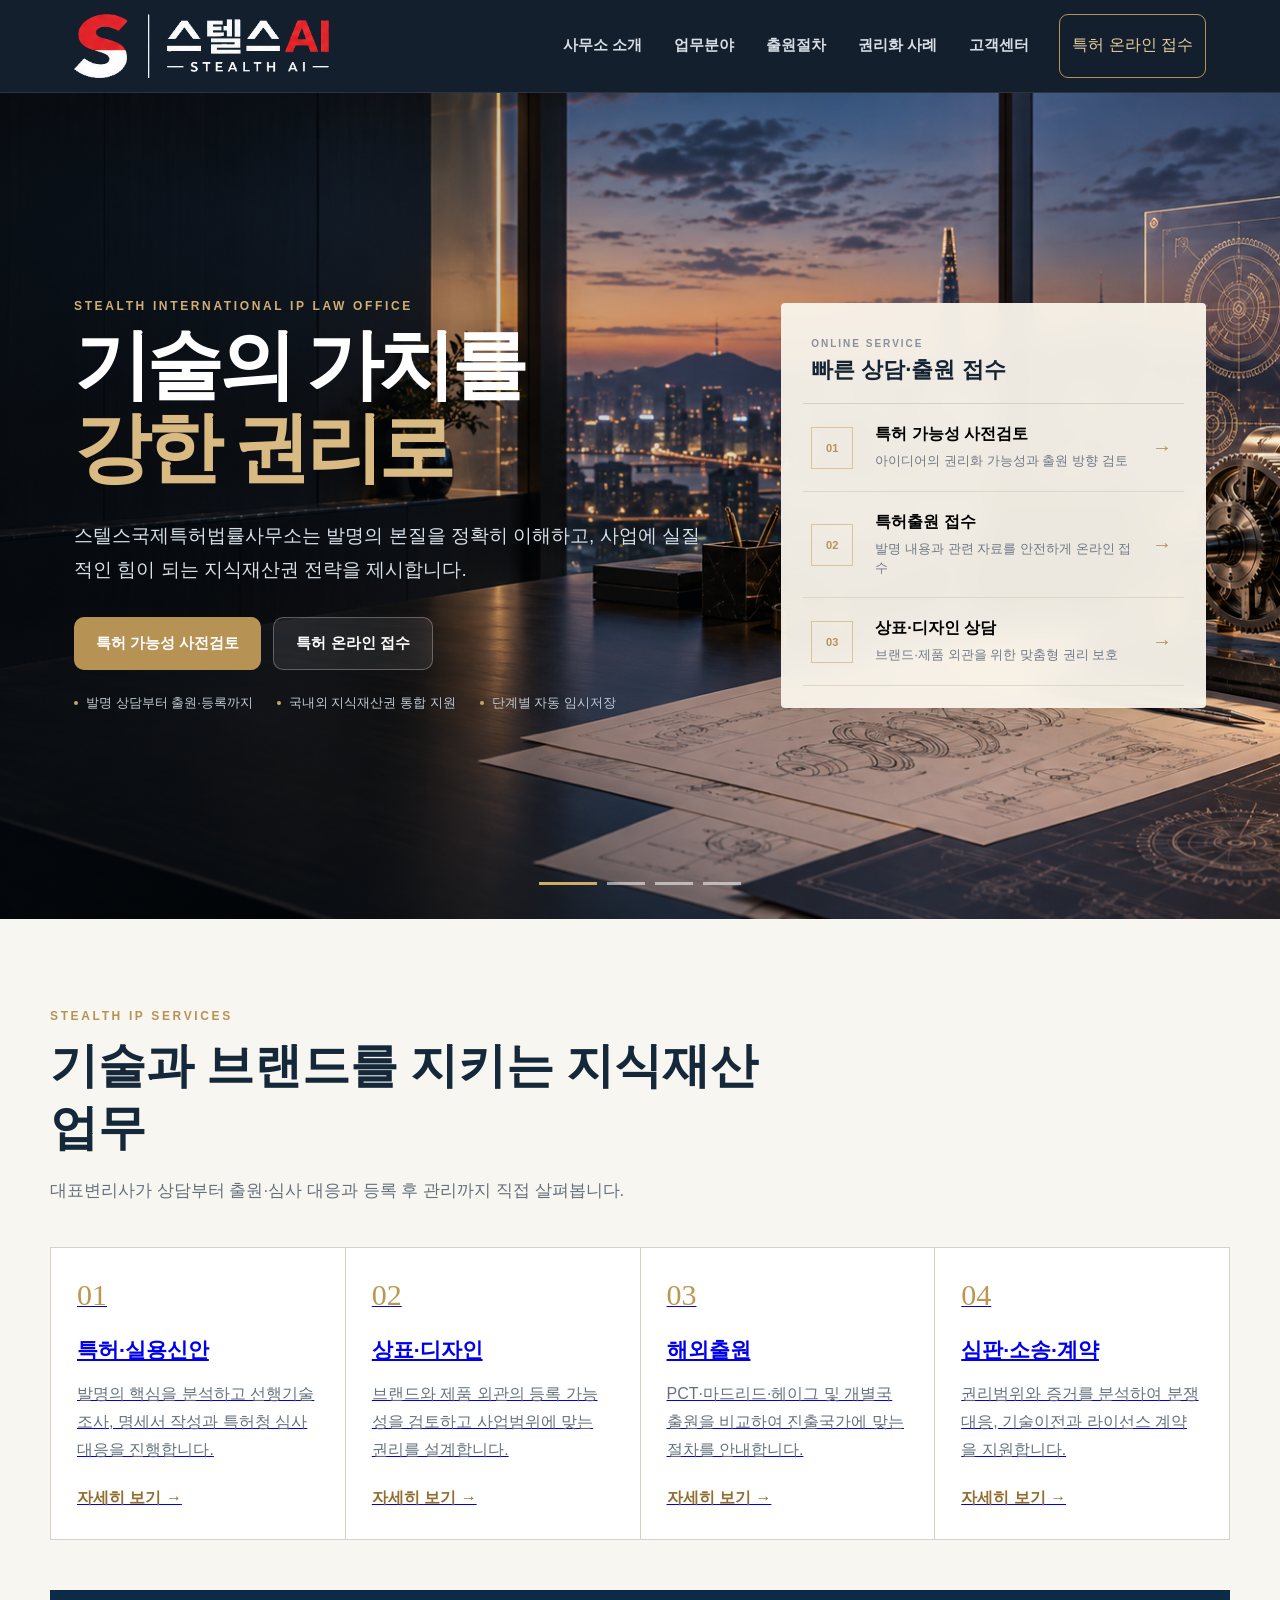
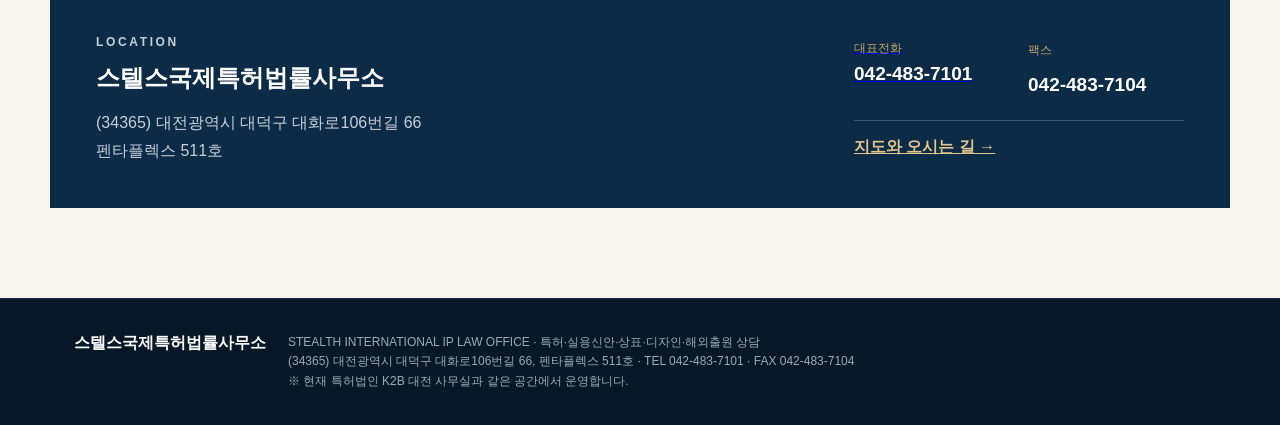
<file: index.html>
<!DOCTYPE html>
<html lang="ko">
<head>
  <meta charset="UTF-8" />
  <meta name="viewport" content="width=device-width, initial-scale=1.0" />
  <meta name="description" content="스텔스국제특허법률사무소 특허·실용신안·상표·디자인 상담 및 온라인 출원 접수" />
  <title>스텔스국제특허법률사무소</title>
  <link rel="stylesheet" href="style.css?v=22" />
  <link rel="stylesheet" href="homepage-enhancements.css?v=22" />

  <style>
    .status-view{min-height:calc(100vh - 90px);background:#061c2d;padding:42px 24px 70px}
    .status-shell{max-width:1160px;margin:0 auto;display:grid;grid-template-columns:300px minmax(0,1fr);gap:0}
    .status-view .wizard-sidebar{min-height:620px}
    .status-main{background:#f7f1e5;min-height:620px;padding:54px}
    .status-card{max-width:760px;margin:0 auto}
    .status-card h3{font-size:32px;margin:8px 0 10px;color:#10263a}
    .status-actions{display:flex;justify-content:flex-end;margin-top:28px}
    .status-result{margin-top:34px;border-top:1px solid #d8cfbf;padding-top:28px}
    .status-result.hidden{display:none}
    .status-result-head{display:flex;justify-content:space-between;gap:20px;align-items:flex-start;margin-bottom:24px}
    .status-receipt{font-size:14px;color:#7a8792;margin-bottom:6px}
    .status-current{font-size:28px;font-weight:800;color:#10263a}
    .status-badge{display:inline-flex;padding:8px 13px;border:1px solid #bd9651;color:#8b6428;background:#fffaf0;font-weight:700}
    .status-progress{display:grid;grid-template-columns:repeat(5,1fr);gap:8px;margin:24px 0}
    .status-progress span{padding:12px 7px;text-align:center;border-top:3px solid #d8cfbf;color:#8b949b;font-size:13px}
    .status-progress span.done,.status-progress span.current{border-color:#bd9651;color:#10263a;font-weight:700}
    .status-progress span.current{background:#f0e4cf}
    .status-info{display:grid;grid-template-columns:repeat(2,minmax(0,1fr));border-top:1px solid #ded6c8}
    .status-info div{padding:16px 0;border-bottom:1px solid #ded6c8}
    .status-info small{display:block;color:#7a8792;margin-bottom:5px}
    .status-info strong{color:#10263a}
    .status-error{padding:16px 18px;background:#fff4f2;border:1px solid #e1b5ad;color:#8a352b}
    .receipt-find{margin-top:18px;padding-top:18px;border-top:1px solid #ded6c8}
    .receipt-find-toggle{border:0;background:transparent;color:#8b6428;font-weight:800;cursor:pointer;padding:4px 0;text-decoration:underline;text-underline-offset:4px}
    .receipt-find-panel{margin-top:18px;padding:22px;background:#fffaf0;border:1px solid #ded6c8}
    .receipt-find-panel.hidden{display:none}
    .receipt-find-panel h4{margin:0 0 7px;color:#10263a;font-size:20px}
    .receipt-find-panel p{margin:0 0 18px;color:#66727d;font-size:14px}
    .receipt-find-actions{display:flex;justify-content:flex-end;margin-top:18px}
    .receipt-find-result{margin-top:18px}
    .receipt-find-item{display:flex;justify-content:space-between;gap:18px;align-items:center;padding:15px 0;border-top:1px solid #ded6c8}
    .receipt-find-item strong{display:block;color:#10263a;font-size:17px}
    .receipt-find-item small{display:block;color:#7a8792;margin-top:4px}
    @media(max-width:800px){
      .status-shell{grid-template-columns:1fr}
      .status-main{padding:30px 20px}
      .status-view .wizard-sidebar{min-height:auto}
      .status-progress{grid-template-columns:1fr}
      .status-info{grid-template-columns:1fr}
    }
  </style>

</head>
<body>
  <header class="site-header">
    <div class="header-inner">
      <a class="brand" href="#" data-go-home aria-label="스텔스국제특허법률사무소 홈">
        <img class="brand-logo" src="assets/stealth-logo.png" alt="스텔스AI STEALTH AI" />
      </a>

      <button class="mobile-menu-toggle" type="button" aria-label="전체 메뉴 열기" aria-expanded="false">☰</button>
      <nav class="main-nav" aria-label="주요 메뉴">
        <div class="menu-item"><button type="button" aria-expanded="false">사무소 소개</button><div class="curtain-menu"><button type="button" data-page="greeting">인사말</button><button type="button" data-page="vision">사무소 비전</button><button type="button" data-page="attorney">대표변리사 소개</button><button type="button" data-page="location">오시는 길</button></div></div>
        <div class="menu-item"><button type="button" aria-expanded="false">업무분야</button><div class="curtain-menu"><button type="button" data-page="patent">특허·실용신안 출원 및 등록</button><button type="button" data-page="trademark">상표 출원 및 등록</button><button type="button" data-page="design">디자인 출원 및 등록</button><button type="button" data-page="dispute">심판·소송·계약</button><button type="button" data-page="global">해외특허출원</button></div></div>
        <div class="menu-item"><button type="button" aria-expanded="false">출원절차</button><div class="curtain-menu"><button type="button" data-page="process">특허·실용신안 절차</button><button type="button" data-page="tm-process">상표 출원절차</button><button type="button" data-page="design-process">디자인 출원절차</button><button type="button" data-page="global-process">해외출원 절차</button><button type="button" data-page="priority">우선심사신청</button><button type="button" data-page="documents">필요·준비서류</button><button type="button" data-service="filing">특허 온라인 접수</button></div></div>
        <div class="menu-item"><button type="button" aria-expanded="false">권리화 사례</button><div class="curtain-menu"><button type="button" data-page="case-patent">특허·실용신안</button><button type="button" data-page="case-trademark">상표</button><button type="button" data-page="case-design">디자인</button><button type="button" data-page="case-trial">심판·분쟁</button></div></div>
        <div class="menu-item"><button type="button" aria-expanded="false">고객센터</button><div class="curtain-menu curtain-right"><button type="button" data-page="notice">공지사항</button><button type="button" data-page="resources">자료실</button><button type="button" data-start="consultation">온라인상담</button><button type="button" data-service="status">진행상황 조회</button></div></div>
        <button class="nav-cta" type="button" data-service="filing">특허 온라인 접수</button>
      </nav>
    </div>
  </header>

  <main>
    <section id="homeView" class="home-view">
      <section class="hero-slider" aria-label="스텔스국제특허법률사무소 주요 서비스">
        <article class="hero-slide slide-consulting active" aria-hidden="false"><div class="slide-inner two-column">
        <div class="hero-copy">
          <p class="eyebrow">STEALTH INTERNATIONAL IP LAW OFFICE</p>
          <h1>기술의 가치를<br><span>강한 권리로</span></h1>
          <p class="hero-text">
            스텔스국제특허법률사무소는 발명의 본질을 정확히 이해하고,
            사업에 실질적인 힘이 되는 지식재산권 전략을 제시합니다.
          </p>

          <div class="hero-actions">
            <button class="btn primary large" type="button" data-start="precheck">
              특허 가능성 사전검토
            </button>
            <button class="btn secondary large" type="button" data-start="filing">
              특허 온라인 접수
            </button>
          </div>

          <div class="trust-row">
            <span>발명 상담부터 출원·등록까지</span>
            <span>국내외 지식재산권 통합 지원</span>
            <span>단계별 자동 임시저장</span>
          </div>
        </div>

        <aside class="hero-panel">
          <div class="panel-head">
            <span class="mini-label">ONLINE SERVICE</span>
            <strong>빠른 상담·출원 접수</strong>
          </div>

          <button class="service-card" type="button" data-start="precheck">
            <span class="service-icon">01</span>
            <span>
              <strong>특허 가능성 사전검토</strong>
              <small>아이디어의 권리화 가능성과 출원 방향 검토</small>
            </span>
            <b>→</b>
          </button>

          <button class="service-card" type="button" data-start="filing">
            <span class="service-icon">02</span>
            <span>
              <strong>특허출원 접수</strong>
              <small>발명 내용과 관련 자료를 안전하게 온라인 접수</small>
            </span>
            <b>→</b>
          </button>

          <button class="service-card" type="button" data-page="trademark">
            <span class="service-icon">03</span>
            <span>
              <strong>상표·디자인 상담</strong>
              <small>브랜드·제품 외관을 위한 맞춤형 권리 보호</small>
            </span>
            <b>→</b>
          </button>
        </aside></div></article>
        <article class="hero-slide slide-global light-slide" aria-hidden="true"><div class="slide-inner"><div class="hero-copy"><p class="eyebrow">GLOBAL IP STRATEGY</p><h1>국내를 넘어<br><span>세계로 이어지는 권리</span></h1><p class="hero-text">PCT 국제특허출원과 해외 상표·디자인 출원을 통해 사업의 성장 지역에 맞춘 권리 확보를 지원합니다.</p><div class="hero-actions"><button class="btn primary large" type="button" data-page="global">해외출원 안내</button><button class="btn secondary large" type="button" data-page="patent">업무분야 보기</button></div></div></div></article>
        <article class="hero-slide slide-technology" aria-hidden="true"><div class="slide-inner"><div class="hero-copy"><p class="eyebrow">PATENT · UTILITY MODEL</p><h1>기술을 이해해야<br><span>권리가 강해집니다</span></h1><p class="hero-text">선행기술조사와 발명자 면담을 바탕으로 핵심 구성과 차별점을 찾아, 쉽게 우회하기 어려운 권리 범위를 설계합니다.</p><div class="hero-actions"><button class="btn primary large" type="button" data-start="filing">특허출원 접수</button><button class="btn secondary large" type="button" data-page="process">출원절차 안내</button></div></div></div></article>
        <article class="hero-slide slide-brand light-slide" aria-hidden="true"><div class="slide-inner"><div class="hero-copy"><p class="eyebrow">TRADEMARK · DESIGN</p><h1>브랜드와 디자인도<br><span>소중한 사업 자산입니다</span></h1><p class="hero-text">상호·서비스명·제품 외관의 보호 가능성을 검토하고, 분쟁 위험을 줄이는 출원 전략을 함께 준비합니다.</p><div class="hero-actions"><button class="btn primary large" type="button" data-page="trademark">상표·디자인 안내</button><button class="btn secondary large" type="button" data-page="case-trademark">권리화 사례 보기</button></div></div></div></article>
        <div class="slider-controls" aria-label="메인 화면 선택"><button type="button" class="slide-dot active" data-slide="0" aria-label="첫 번째 화면"></button><button type="button" class="slide-dot" data-slide="1" aria-label="두 번째 화면"></button><button type="button" class="slide-dot" data-slide="2" aria-label="세 번째 화면"></button><button type="button" class="slide-dot" data-slide="3" aria-label="네 번째 화면"></button></div>
      </section>

      <section class="home-summary" aria-label="사무소 주요 업무와 위치">
        <div class="home-summary-head"><p class="eyebrow">STEALTH IP SERVICES</p><h2>기술과 브랜드를 지키는 지식재산 업무</h2><p>대표변리사가 상담부터 출원·심사 대응과 등록 후 관리까지 직접 살펴봅니다.</p></div>
        <div class="home-summary-grid"><a href="detail.html?page=patent"><b>01</b><h3>특허·실용신안</h3><p>발명의 핵심을 분석하고 선행기술조사, 명세서 작성과 특허청 심사 대응을 진행합니다.</p><span>자세히 보기 →</span></a><a href="detail.html?page=trademark"><b>02</b><h3>상표·디자인</h3><p>브랜드와 제품 외관의 등록 가능성을 검토하고 사업범위에 맞는 권리를 설계합니다.</p><span>자세히 보기 →</span></a><a href="detail.html?page=global"><b>03</b><h3>해외출원</h3><p>PCT·마드리드·헤이그 및 개별국 출원을 비교하여 진출국가에 맞는 절차를 안내합니다.</p><span>자세히 보기 →</span></a><a href="detail.html?page=dispute"><b>04</b><h3>심판·소송·계약</h3><p>권리범위와 증거를 분석하여 분쟁 대응, 기술이전과 라이선스 계약을 지원합니다.</p><span>자세히 보기 →</span></a></div>
        <div class="home-location"><div><p class="eyebrow">LOCATION</p><h2>스텔스국제특허법률사무소</h2><p>(34365) 대전광역시 대덕구 대화로106번길 66<br>펜타플렉스 511호</p></div><div class="home-contact"><a href="tel:0424837101"><small>대표전화</small><strong>042-483-7101</strong></a><p><small>팩스</small><strong>042-483-7104</strong></p><a href="detail.html?page=location">지도와 오시는 길 →</a></div></div>
      </section>

      <section id="about" class="about-section">
        <div class="about-lead">
          <p class="eyebrow">ABOUT STEALTH</p>
          <h2>보이지 않는 기술의 가치까지<br>찾아내는 IP 파트너</h2>
        </div>
        <div class="about-copy">
          <p>좋은 특허는 단순한 등록을 넘어 경쟁사가 쉽게 우회할 수 없는 권리여야 합니다. 스텔스국제특허법률사무소는 기술의 핵심과 사업 방향을 함께 살펴 고객에게 필요한 권리 범위를 설계합니다.</p>
          <p>아이디어 단계의 상담부터 선행기술조사, 명세서 작성, 심사 대응, 등록 이후의 권리 관리까지 일관된 관점으로 지원합니다.</p>
        </div>
      </section>

      <section id="greeting" class="greeting-section">
        <div><p class="eyebrow">GREETING</p><h2>기술을 아는 변리사가<br>처음부터 끝까지 함께합니다</h2></div>
        <div class="greeting-copy"><p>스텔스국제특허법률사무소를 찾아주셔서 감사합니다.</p><p>지식재산권은 기술의 내용을 정확하게 파악하는 것에서 시작합니다. 대표변리사가 발명자와 직접 상담하고, 선행기술 검토부터 명세서 작성, 특허청 심사 대응과 등록 이후 관리까지 책임 있게 수행하겠습니다.</p><p>고객의 설명 속에 숨어 있는 기술적 차별점을 찾아내고, 사업에서 실제로 활용할 수 있는 권리로 만드는 든든한 동반자가 되겠습니다.</p><p class="signature">스텔스국제특허법률사무소<br><strong>대표변리사 변창규</strong></p></div>
      </section>

      <section id="attorney" class="attorney-section">
        <div class="attorney-visual"><span>BCG</span><small>대표변리사 사진 영역</small></div>
        <div class="attorney-content"><p class="eyebrow">REPRESENTATIVE PATENT ATTORNEY</p><h2>변창규 <small>대표변리사</small></h2><p class="attorney-lead">소프트웨어·정보통신 분야의 산업 현장 경험과 특허청 심사관 경험을 바탕으로 기술의 본질을 이해하는 권리화 전략을 제안합니다.</p>
          <div class="career-columns"><div><h3>학력·산업경력</h3><ul><li>대전고등학교 제60회 졸업</li><li>고려대학교</li><li>한양대학교 정보기술 석사과정</li><li>카르나타카 지방공과대학 공학박사(소프트웨어공학)</li><li>삼성컴퓨터 프로그래머</li><li>LG전자 안양연구단지 선임연구원</li><li>LG 인도 소프트웨어센터 기술실장(Principal Engineer)</li></ul></div><div><h3>전문자격·공직경력</h3><ul><li>정보처리기술사(전자계산기조직응용)</li><li>특허청 심사4국 영상기기담당관실 심사관</li><li>특허청 정보자료국 정보관리담당관실 심사관</li><li>특허청 심사4국 통신심사담당관실 심사관</li><li>前 특허법인 K2B 대표변리사</li><li>現 스텔스국제특허법률사무소 대표변리사</li><li>기술신용보증기금 진단위원</li><li>특허청장상 수상</li></ul></div></div>
        </div>
      </section>

      <section id="practice" class="practice-section">
        <div class="section-heading-light">
          <p class="eyebrow">PRACTICE AREAS</p>
          <h2>업무분야</h2>
          <p>기술과 브랜드의 특성에 맞춘 권리화 전략을 제공합니다.</p>
        </div>
        <div class="practice-grid">
          <article id="patent-practice"><b>01</b><h3>특허·실용신안</h3><p>상담을 통해 발명의 기술 내용과 희망 권리범위를 확인하고, 선행기술조사를 거쳐 출원 전략을 수립합니다. 담당 변리사가 명세서 작성과 의견서·보정서 대응까지 직접 수행합니다.</p><button type="button" data-start="filing">온라인 접수 →</button></article>
          <article id="trademark-practice"><b>02</b><h3>상표</h3><p>지정상품과 서비스의 범위를 분석하고 선행상표를 검토하여 등록 가능성을 높입니다. 출원부터 중간사건 대응, 갱신과 권리 관리까지 지원합니다.</p><button type="button" data-start="brand">상담 신청 →</button></article>
          <article id="design-practice"><b>03</b><h3>디자인</h3><p>제품 전체 또는 특징적인 일부의 외관을 검토하고, 도면 준비와 유사디자인 조사를 통해 효과적인 디자인권 확보 방안을 제시합니다.</p><button type="button" data-start="brand">상담 신청 →</button></article>
          <article id="dispute-practice"><b>04</b><h3>심판·소송·계약</h3><p>거절결정불복, 무효·권리범위확인 심판과 침해 분쟁에 대응합니다. 기술이전, 공동개발과 라이선스 계약도 권리 관점에서 검토합니다.</p><button type="button" data-start="precheck">사전 상담 →</button></article>
          <article id="global-practice"><b>05</b><h3>해외출원</h3><p>PCT 국제특허출원과 개별국 출원, 마드리드 국제상표 및 헤이그 국제디자인 출원 등 해외 권리 확보 절차를 안내합니다.</p><button type="button" data-start="precheck">해외출원 상담 →</button></article>
        </div>
      </section>

      <section id="patent-process" class="process-section">
        <div class="section-title">
          <p class="eyebrow">PROCESS</p>
          <h2>명확하고 투명한 출원 절차</h2>
        </div>

        <div class="process-grid">
          <article>
            <span>01</span>
            <h3>온라인 접수</h3>
            <p>온라인으로 발명의 핵심 내용과 관련 자료를 접수합니다.</p>
          </article>
          <article>
            <span>02</span>
            <h3>변리사 검토</h3>
            <p>담당자가 기술 내용과 원하는 권리 범위를 함께 확인합니다.</p>
          </article>
          <article>
            <span>03</span>
            <h3>선행기술 조사</h3>
            <p>등록 가능성과 차별점을 검토해 최적의 출원 방향을 제안합니다.</p>
          </article>
          <article>
            <span>04</span>
            <h3>출원 진행</h3>
            <p>명세서 작성과 협의를 거쳐 특허청 출원 및 심사 대응을 진행합니다.</p>
          </article>
        </div>
        <div class="process-guide-grid"><article id="priority-process"><span>PRIORITY</span><h3>우선심사신청</h3><p>실시 중이거나 실시 준비 중인 발명, 벤처기업·기술혁신형 기업의 출원 등 법령상 요건을 확인하여 우선심사 가능 여부와 필요한 증빙자료를 안내합니다.</p></article><article id="document-process"><span>DOCUMENTS</span><h3>필요·준비서류</h3><p>발명의 목적과 구성, 기존 기술의 문제점, 작동 과정, 효과를 정리한 설명과 도면·사진·시험자료를 준비하면 더욱 정확한 검토가 가능합니다.</p></article><article><span>EXAMINATION</span><h3>심사 대응·등록관리</h3><p>거절이유통지에 대한 의견서와 보정서를 협의하여 제출하고, 등록결정 이후 등록료 납부와 연차료 관리 일정을 안내합니다.</p></article></div>
      </section>

      <section id="cases" class="case-section">
        <div class="case-heading"><p class="eyebrow">IP CASES</p><h2>권리화 사례</h2><p>기술과 브랜드의 특징을 분석하여 실제 사업에 도움이 되는 권리범위를 확보한 주요 업무사례를 소개합니다.</p></div>
        <div class="case-grid"><article><span>PATENT</span><h3>특허·실용신안</h3><p>기술 분야별 권리화 사례를 소개하는 영역입니다.</p></article><article><span>TRADEMARK</span><h3>상표</h3><p>브랜드 보호와 상표 권리화 사례를 소개하는 영역입니다.</p></article><article><span>DESIGN</span><h3>디자인</h3><p>제품 외관과 디자인 권리화 사례를 소개하는 영역입니다.</p></article><article><span>TRIAL</span><h3>심판·분쟁</h3><p>분쟁 대응과 심판 업무사례를 소개하는 영역입니다.</p></article></div>
        <p class="case-note">※ 실제 사건명·등록번호·결과는 공개 가능 여부를 확인한 뒤 게시해 주세요.</p>
      </section>

      <section class="notice-section">
        <div>
          <p class="eyebrow">CONFIDENTIALITY</p>
          <h2>당신의 아이디어에서<br>권리의 가능성을 찾겠습니다</h2>
        </div>
        <p>
          아직 정리되지 않은 아이디어라도 괜찮습니다. 온라인 문진에 따라 핵심 내용을 작성하면
          출원 검토에 필요한 사항을 체계적으로 확인할 수 있습니다.
          <button class="btn primary" type="button" data-start="precheck">지금 상담 시작</button>
        </p>
      </section>

      <section id="contact" class="customer-section"><div><p class="eyebrow">CUSTOMER CENTER</p><h2>고객센터</h2><p>궁금한 사항과 출원 준비자료를 온라인으로 남겨주세요.</p></div><div class="customer-actions"><button type="button" data-start="consultation"><b>온라인상담</b><span>특허·상표·디자인·해외출원·분쟁 등에 관한 상담을 신청합니다.</span></button><button type="button" data-service="filing"><b>온라인접수</b><span>발명 내용과 첨부자료를 단계별로 접수합니다.</span></button><button type="button" data-service="status"><b>진행상황 조회</b><span>접수번호와 접수 시 연락처로 현재 진행상태를 확인합니다.</span></button></div></section>
    </section>


    <section id="statusView" class="status-view hidden">
      <div class="status-shell">
        <aside class="wizard-sidebar">
          <button class="back-home" type="button" data-go-home>← 처음으로</button>
          <p class="eyebrow">APPLICATION STATUS</p>
          <h2>진행상황 조회</h2>
          <p>접수번호와 접수할 때 입력한 연락처를 입력해 주세요.</p>
        </aside>

        <div class="status-main">
          <div class="status-card">
            <p class="sheet-label">CUSTOMER SERVICE</p>
            <h3>나의 출원 진행상황</h3>
            <p class="step-desc">온라인 상담·사전검토·특허출원 접수 후 현재 처리 단계를 확인할 수 있습니다.</p>

            <div class="field-grid two">
              <label class="field">
                <span>접수번호 *</span>
                <input id="statusReceiptNo" type="text" placeholder="예: IP-20260910-0001" autocomplete="off" />
              </label>
              <label class="field">
                <span>접수 시 연락처 *</span>
                <input id="statusPhone" type="tel" placeholder="예: 010-1234-5678" autocomplete="off" />
              </label>
            </div>

            <div class="status-actions">
              <button id="statusSearchBtn" class="btn primary" type="button">진행상황 조회</button>
            </div>

            <div class="receipt-find">
              <button id="receiptFindToggle" class="receipt-find-toggle" type="button">접수번호를 잊으셨나요? 접수번호 찾기</button>
              <div id="receiptFindPanel" class="receipt-find-panel hidden">
                <h4>접수번호 찾기</h4>
                <p>접수할 때 입력한 성함과 휴대전화번호가 모두 일치하는 접수 건을 찾아드립니다.</p>
                <div class="field-grid two">
                  <label class="field"><span>성함/담당자명 *</span><input id="receiptFindName" type="text" autocomplete="name" /></label>
                  <label class="field"><span>접수 시 연락처 *</span><input id="receiptFindPhone" type="tel" placeholder="예: 010-1234-5678" autocomplete="tel" /></label>
                </div>
                <div class="receipt-find-actions"><button id="receiptFindBtn" class="btn primary" type="button">접수번호 찾기</button></div>
                <div id="receiptFindResult" class="receipt-find-result" aria-live="polite"></div>
              </div>
            </div>

            <div id="statusResult" class="status-result hidden" aria-live="polite"></div>
          </div>
        </div>
      </div>
    </section>

    <section id="wizardView" class="wizard-view hidden">
      <div class="wizard-shell">
        <aside class="wizard-sidebar">
          <button class="back-home" type="button" data-go-home>← 처음으로</button>
          <p class="eyebrow">ONLINE INTAKE</p>
          <h2 id="wizardTitle">특허 가능성 사전검토</h2>
          <p id="wizardSubtitle">핵심 정보만 순서대로 입력해주세요.</p>

          <div class="sidebar-note">
            <strong>작성 팁</strong>
            <p>완벽한 특허 문장으로 쓰지 않아도 됩니다. 평소 설명하듯 적어주시면 됩니다.</p>
          </div>
        </aside>

        <div class="wizard-main">
          <div class="wizard-top">
            <div>
              <span id="stepLabel">STEP 01 / 11</span>
              <strong id="stepTitleTop">신청자 정보</strong>
            </div>
            <span id="saveState">임시저장됨</span>
          </div>

          <div class="progress-track">
            <div id="progressBar"></div>
          </div>

          <form id="intakeForm" autocomplete="off" novalidate>
            <section class="step active" data-step="0">
              <p class="sheet-label">STEP 01</p>
              <h3>신청자 정보</h3>
              <p class="step-desc">검토 결과를 안내받을 기본 정보를 입력해주세요.</p>

              <div class="field-grid two">
                <label class="field">
                  <span>성함 / 담당자명 *</span>
                  <input name="name" type="text" placeholder="예: 김발명" required />
                </label>
                <label class="field">
                  <span>회사명 · 소속</span>
                  <input name="company" type="text" placeholder="예: 주식회사 미래기술" />
                </label>
              </div>

              <label id="consultationCategoryField" class="field hidden">
                <span>상담 분야 *</span>
                <select id="consultationCategory" name="consultationCategory">
                  <option value="">상담 분야를 선택해 주세요</option>
                  <option value="특허·실용신안">특허·실용신안</option>
                  <option value="상표">상표</option>
                  <option value="디자인">디자인</option>
                  <option value="해외출원">해외출원</option>
                  <option value="심판·분쟁·계약">심판·분쟁·계약</option>
                  <option value="기타">기타 문의</option>
                </select>
              </label>

              <div class="field-grid two contact-row">
                <label class="field phone-field">
                  <span>연락처 *</span>
                  <div class="phone-input-group">
                    <input id="phoneFirst" class="phone-first" type="text" inputmode="numeric" maxlength="4" value="010" placeholder="010" aria-label="연락처 첫 번째 번호" required />
                    <span class="phone-dash">-</span>
                    <input id="phoneMiddle" type="text" inputmode="numeric" maxlength="4" placeholder="1234" aria-label="연락처 가운데 번호" required />
                    <span class="phone-dash">-</span>
                    <input id="phoneLast" type="text" inputmode="numeric" maxlength="4" placeholder="5678" aria-label="연락처 마지막 번호" required />
                  </div>
                  <small class="field-help">휴대전화뿐 아니라 02, 031, 042 등 사무실 전화번호도 입력할 수 있습니다.</small>
                  <input id="phoneValue" name="phone" type="hidden" />
                </label>
                <label class="field email-field">
                  <span>이메일 *</span>
                  <div class="email-input-group">
                    <input id="emailLocal" type="text" autocomplete="email" placeholder="아이디" aria-label="이메일 아이디" required />
                    <span class="email-at">@</span>
                    <select id="emailDomain" aria-label="이메일 도메인">
                      <option value="naver.com">naver.com</option>
                      <option value="gmail.com">gmail.com</option>
                      <option value="daum.net">daum.net</option>
                      <option value="hanmail.net">hanmail.net</option>
                      <option value="kakao.com">kakao.com</option>
                      <option value="nate.com">nate.com</option>
                      <option value="direct">직접입력</option>
                    </select>
                    <input id="emailDomainDirect" class="hidden" type="text" placeholder="직접입력" aria-label="이메일 도메인 직접입력" />
                  </div>
                  <input id="emailValue" name="email" type="hidden" />
                </label>
              </div>
            </section>

            <section class="step" data-step="1">
              <p class="sheet-label">STEP 02</p>
              <h3>발명의 명칭</h3>
              <p class="step-desc">한 문장으로 부를 수 있는 이름이면 충분합니다.</p>
              <label class="field">
                <span>발명의 명칭 *</span>
                <input name="inventionTitle" type="text" placeholder="예: 매장 혼잡도를 자동 예측하는 고객 대기 안내 시스템" required />
              </label>
            </section>

            <section class="step" data-step="2">
              <p class="sheet-label">STEP 03</p>
              <h3>기술 분야</h3>
              <p class="step-desc">어떤 제품·서비스·기술에 관한 발명인지 알려주세요.</p>
              <label class="field">
                <span>기술 분야 *</span>
                <textarea name="technicalField" rows="6" placeholder="예: 음식점 주문·대기 관리, 매장 운영 자동화, AI 예측 시스템..." required></textarea>
              </label>
            </section>

            <section class="step" data-step="3">
              <p class="sheet-label">STEP 04</p>
              <h3>기존 방식과 불편함</h3>
              <p class="step-desc">기존에는 어떻게 처리했고, 무엇이 문제였나요?</p>
              <label class="field">
                <span>기존 방식의 문제점 *</span>
                <textarea name="existingProblem" rows="7" placeholder="예: 매장별로 수기로 대기 인원을 관리해 정확도가 낮고..." required></textarea>
              </label>
            </section>

            <section class="step" data-step="4">
              <p class="sheet-label">STEP 05</p>
              <h3>해결하고 싶은 과제</h3>
              <p class="step-desc">이 발명으로 정확히 무엇을 해결하려고 하나요?</p>
              <label class="field">
                <span>해결 과제 *</span>
                <textarea name="objective" rows="7" placeholder="예: 별도 수기 입력 없이 실시간으로 혼잡도를 계산하고..." required></textarea>
              </label>
            </section>

            <section class="step" data-step="5">
              <p class="sheet-label">STEP 06</p>
              <h3>핵심 구성 · 구현 방법</h3>
              <p class="step-desc">실제로 어떤 구성요소가 있고 어떻게 동작하는지 설명해주세요.</p>
              <label class="field">
                <span>구성 및 구현 방법 *</span>
                <textarea name="implementation" rows="8" placeholder="예: (1) 주문정보 수집부, (2) 시간대별 예측부, (3) 고객 안내부가 연결되어..." required></textarea>
              </label>
            </section>

            <section class="step" data-step="6">
              <p class="sheet-label">STEP 07 · 선택</p>
              <h3>도면 · 그림 설명</h3>
              <p class="step-desc">
                발명의 구조를 이해하는 데 도움이 되는 도면, 손그림, 화면 캡처, 제품·시제품 사진 또는 PDF 자료를 첨부할 수 있습니다.
              </p>
              <label class="field">
                <span>도면 설명</span>
                <textarea name="drawingDescription" rows="5" placeholder="예: 왼쪽은 주문 수집 화면, 오른쪽은 혼잡도 안내 화면..."></textarea>
              </label>
              <div class="upload-placeholder">
                <span>＋</span>
                <strong>도면 · 이미지 · PDF 첨부</strong>
                <small class="upload-main-help">첨부 가능: JPG · JPEG · PNG 이미지, PDF 문서 / 최대 3개 / 파일당 5MB 이하 권장</small>
                <div class="upload-help-box">
                  <p><b>첨부하면 좋은 자료</b> — 특허 도면, 손으로 그린 스케치, 제품·시제품 사진, 앱·웹 화면 캡처, 작동 설명 PDF 등</p>
                  <p><b>첨부하지 않는 파일</b> — 한글(HWP), Word, Excel, PowerPoint, CAD·3D 원본, ZIP 등 압축파일 및 파일당 5MB를 초과하는 자료</p>
                  <p class="upload-email-notice">용량을 초과하거나 위 형식 외의 자료는 <b><span id="supportEmailText">회사 상담 이메일 주소</span>로 별도 전송</b>해 주세요. 이메일 제목에는 신청자명과 발명의 명칭을 함께 적어주세요.</p>
                </div>
                <input id="fileInput" name="attachments" type="file" multiple accept=".png,.jpg,.jpeg,.pdf" />
                <button id="fileButton" class="btn soft" type="button">파일 선택</button>
                <div id="fileList"></div>
              </div>
            </section>

            <section class="step" data-step="7">
              <p class="sheet-label">STEP 08 · 선택</p>
              <h3>실험 결과 · 수치</h3>
              <p class="step-desc">테스트했거나 계산해 본 성능·효율 수치가 있다면 적어주세요.</p>
              <label class="field">
                <span>실험·성능 데이터</span>
                <textarea name="results" rows="7" placeholder="예: 평균 대기시간 예측오차가 기존 방식 대비 약 30% 감소..."></textarea>
              </label>
            </section>

            <section class="step" data-step="8">
              <p class="sheet-label">STEP 09</p>
              <h3>발명의 효과</h3>
              <p class="step-desc">이 발명 덕분에 무엇이 더 좋아지나요?</p>
              <label class="field">
                <span>기대 효과 *</span>
                <textarea name="effects" rows="7" placeholder="예: 고객 대기시간 감소, 매장 회전율 개선, 관리자 업무 감소..." required></textarea>
              </label>
            </section>

            <section class="step" data-step="9">
              <p class="sheet-label important">STEP 10 · 가장 중요</p>
              <h3>기존 기술과 가장 다른 점</h3>
              <p class="step-desc">특허 검토에서 매우 중요한 부분입니다. 차별점을 가능한 구체적으로 적어주세요.</p>
              <label class="field">
                <span>핵심 차별점 *</span>
                <textarea name="differentiation" rows="8" placeholder="예: 단순 대기번호 발급이 아니라, 주문량·시간대·조리시간을 함께 분석해..." required></textarea>
              </label>
            </section>

            <section class="step" data-step="10">
              <p class="sheet-label">STEP 11</p>
              <h3>공개 여부 · 제출 동의</h3>
              <p class="step-desc">발표·전시·판매·SNS 등으로 이미 공개한 적이 있는지 알려주세요.</p>

              <fieldset class="choice-field">
                <legend>공개한 적이 있습니까? *</legend>
                <label><input type="radio" name="disclosed" value="없음" required /> <span>없음</span></label>
                <label><input type="radio" name="disclosed" value="있음" required /> <span>있음</span></label>
              </fieldset>

              <label class="field">
                <span>공개 내용 또는 참고사항</span>
                <textarea name="disclosureNote" rows="4" placeholder="예: 2026년 8월 전시회에서 시제품을 공개함"></textarea>
              </label>

              <div class="consent-box">
                <label>
                  <input type="checkbox" name="privacyConsent" required />
                  <span>개인정보 수집·이용 및 상담업무 처리를 위한 자료 이용에 동의합니다. *</span>
                </label>
                <label>
                  <input type="checkbox" name="truthConsent" required />
                  <span>입력한 내용이 상담을 위한 기초자료로 활용됨을 확인합니다. *</span>
                </label>
              </div>
            </section>

            <section class="step review-step" data-step="11">
              <p class="sheet-label">REVIEW</p>
              <h3>접수내용 확인</h3>
              <p class="step-desc">제출 전에 작성한 내용을 확인해주세요.</p>
              <div id="reviewContent" class="review-content"></div>
            </section>

            <div class="wizard-actions">
              <button id="prevBtn" class="btn text" type="button">← 이전</button>
              <div class="action-right">
                <button id="saveBtn" class="btn soft" type="button">임시저장</button>
                <button id="nextBtn" class="btn primary" type="button">다음 →</button>
                <button id="submitBtn" class="btn primary hidden" type="submit">접수하기</button>
              </div>
            </div>
          </form>
        </div>
      </div>
    </section>

    <section id="successView" class="success-view hidden">
      <div class="success-card">
        <span class="success-icon">✓</span>
        <p class="eyebrow">SUBMISSION COMPLETE</p>
        <h2>접수가 완료되었습니다.</h2>
        <p>아래 접수번호를 보관해주세요. 실제 운영 버전에서는 이 번호로 진행상황을 조회하도록 연결할 수 있습니다.</p>
        <div class="receipt-no" id="receiptNo">IP-00000000</div>
        <button class="btn primary" type="button" data-go-home>처음 화면으로</button>
      </div>
    </section>
  </main>

  <footer class="site-footer">
    <div>
      <strong>스텔스국제특허법률사무소</strong>
      <span>STEALTH INTERNATIONAL IP LAW OFFICE · 특허·실용신안·상표·디자인·해외출원 상담<br>(34365) 대전광역시 대덕구 대화로106번길 66, 펜타플렉스 511호 · TEL 042-483-7101 · FAX 042-483-7104<br>※ 현재 특허법인 K2B 대전 사무실과 같은 공간에서 운영합니다.</span>
    </div>
  </footer>

  <script src="script.js?v=22"></script>
</body>
</html>
</file>
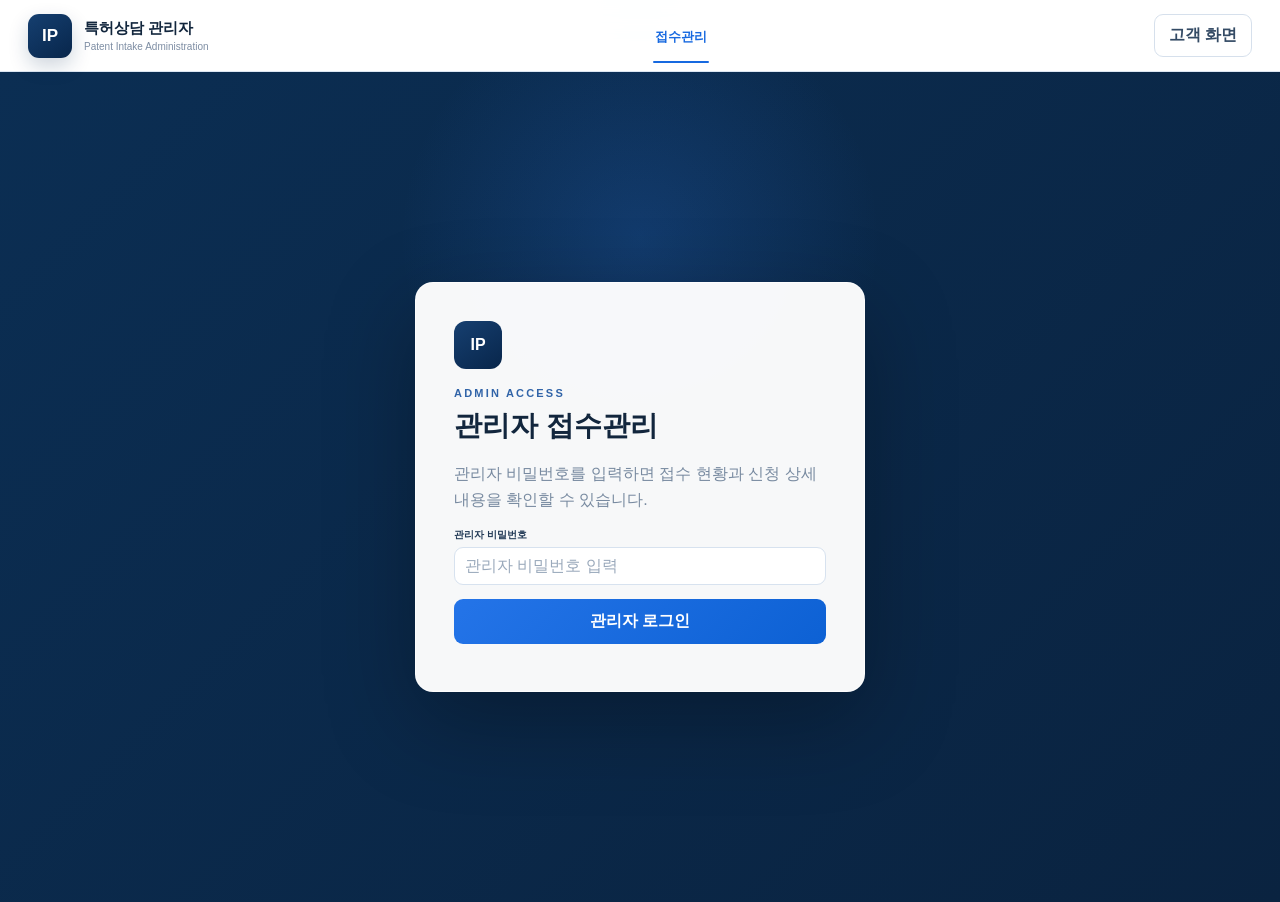
<file: admin.html>
<!DOCTYPE html>
<html lang="ko">
<head>
  <meta charset="UTF-8" />
  <meta name="viewport" content="width=device-width, initial-scale=1.0" />
  <meta name="robots" content="noindex,nofollow" />
  <title>특허상담 관리자</title>
  <link rel="stylesheet" href="admin.css" />
</head>
<body>
  <header class="topbar">
    <div class="topbar-inner">
      <div class="brand">
        <span class="brand-mark">IP</span>
        <div>
          <strong>특허상담 관리자</strong>
          <small>Patent Intake Administration</small>
        </div>
      </div>
      <nav class="admin-nav" aria-label="관리자 메뉴">
        <span class="nav-item active">접수관리</span>
      </nav>
      <div class="top-actions">
        <a href="index.html" class="link-btn">고객 화면</a>
        <button id="logoutBtn" class="ghost-btn hidden" type="button">로그아웃</button>
      </div>
    </div>
  </header>

  <main>
    <section id="loginView" class="login-view">
      <div class="login-card">
        <div class="login-icon">IP</div>
        <p class="eyebrow">ADMIN ACCESS</p>
        <h1>관리자 접수관리</h1>
        <p class="desc">관리자 비밀번호를 입력하면 접수 현황과 신청 상세내용을 확인할 수 있습니다.</p>
        <label class="field">
          <span>관리자 비밀번호</span>
          <input id="adminKeyInput" type="password" autocomplete="current-password" placeholder="관리자 비밀번호 입력" />
        </label>
        <button id="loginBtn" class="primary-btn full" type="button">관리자 로그인</button>
        <p id="loginMessage" class="message"></p>
      </div>
    </section>

    <section id="dashboardView" class="dashboard hidden">
      <section class="hero-panel">
        <div class="hero-copy">
          <p class="eyebrow">INTAKE DASHBOARD</p>
          <h1>특허상담 접수관리</h1>
          <p>접수 검색부터 상세내용 확인, 담당자·진행상태·메모 관리까지 한 화면에서 처리합니다.</p>
        </div>
        <div class="hero-side ops-side">
          <div class="ops-alert">
            <span class="ops-alert-icon">!</span>
            <div>
              <strong id="countUnassigned">0건</strong>
              <small>담당자 미지정</small>
            </div>
          </div>
          <div class="ops-alert stale">
            <span class="ops-alert-icon">D+</span>
            <div>
              <strong id="countStale">0건</strong>
              <small>7일 이상 미처리</small>
            </div>
          </div>
          <div class="refresh-stack"><button id="refreshBtn" class="refresh-btn" type="button">↻ 새로고침</button><small id="autoRefreshStatus" class="auto-refresh-status">30초마다 새 접수 자동 확인</small></div>
        </div>
      </section>

      <div id="newIntakeNotice" class="new-intake-notice hidden" role="status" aria-live="polite"></div>

      <section class="summary-grid">
        <article class="summary-card tone-blue"><div class="kpi-icon">▤</div><div><span>전체 접수</span><strong id="countAll">0</strong></div></article>
        <article class="summary-card tone-slate"><div class="kpi-icon">＋</div><div><span>신규접수</span><strong id="countNew">0</strong></div></article>
        <article class="summary-card tone-yellow"><div class="kpi-icon">◴</div><div><span>검토중</span><strong id="countReview">0</strong></div></article>
        <article class="summary-card tone-red"><div class="kpi-icon">!</div><div><span>추가자료 요청</span><strong id="countRequest">0</strong></div></article>
        <article class="summary-card tone-cyan"><div class="kpi-icon">⚙</div><div><span>출원진행</span><strong id="countFiling">0</strong></div></article>
        <article class="summary-card tone-green"><div class="kpi-icon">✓</div><div><span>출원완료</span><strong id="countDone">0</strong></div></article>
      </section>

      <section class="search-panel">
        <div class="search-panel-head">
          <div class="section-title">
            <span class="section-icon">⌕</span>
            <div><h2>상세 검색</h2><p>다양한 조건으로 접수 내역을 빠르게 찾을 수 있습니다.</p></div>
          </div>
          <button id="toggleSearchBtn" class="ghost-btn" type="button">검색조건 접기⌃</button>
        </div>
        <div id="advancedSearchBody">
          <div class="search-grid search-grid-4">
            <label class="field compact"><span>접수 시작일</span><input id="dateFrom" type="date" /></label>
            <label class="field compact"><span>접수 종료일</span><input id="dateTo" type="date" /></label>
            <label class="field compact"><span>서비스구분</span><select id="serviceFilter"><option value="">전체 서비스</option><option>온라인상담</option><option>특허 가능성 사전검토</option><option>특허출원 접수</option><option>상표·디자인 상담</option></select></label>
            <label class="field compact"><span>진행상태</span><select id="statusFilter"><option value="">전체 상태</option><option>신규접수</option><option>검토중</option><option>추가자료 요청</option><option>출원진행</option><option>출원완료</option></select></label>
          </div>
          <div class="search-grid search-grid-4">
            <label class="field compact"><span>담당자</span><select id="managerFilter"><option value="">전체 담당자</option></select></label>
            <label class="field compact"><span>신청자명</span><input id="nameFilter" type="text" placeholder="신청자명" /></label>
            <label class="field compact"><span>회사/소속</span><input id="companyFilter" type="text" placeholder="회사명 또는 소속" /></label>
            <label class="field compact">
              <span>연락처</span>
              <div class="phone-search-group">
                <input id="phoneFirstFilter" type="text" inputmode="numeric" maxlength="4" value="010" placeholder="010" />
                <span>-</span>
                <input id="phoneMiddleFilter" type="text" inputmode="numeric" maxlength="4" placeholder="1234" />
                <span>-</span>
                <input id="phoneLastFilter" type="text" inputmode="numeric" maxlength="4" placeholder="5678" />
              </div>
            </label>
          </div>
          <div class="search-grid search-grid-4">
            <label class="field compact"><span>이메일</span><input id="emailFilter" type="text" placeholder="이메일 일부" /></label>
            <label class="field compact"><span>발명·상담 제목</span><input id="titleFilter" type="text" placeholder="발명 또는 상담 제목" /></label>
            <label class="field compact"><span>기술·상담 분야</span><input id="technicalFieldFilter" type="text" placeholder="예: 특허, 상표, 분쟁" /></label>
            <label class="field compact"><span>공개 여부</span><select id="disclosedFilter"><option value="">전체</option><option value="있음">있음</option><option value="없음">없음</option></select></label>
          </div>
          <div class="search-grid search-grid-bottom">
            <label class="field compact keyword-field"><span>통합 키워드</span><input id="keywordFilter" type="search" placeholder="접수번호 · 신청자 · 회사 · 상담분야 · 문의내용 · 메모까지 검색" /></label>
            <label class="field compact sort-field"><span>정렬</span><select id="sortSelect"><option value="newest">최신 접수순</option><option value="oldest">오래된 접수순</option><option value="updated">최근 수정순</option><option value="name">신청자 가나다순</option></select></label>
            <div class="search-buttons"><button id="resetSearchBtn" class="reset-btn" type="button">↻ 초기화</button><button id="searchBtn" class="search-btn" type="button">⌕ 검색하기</button></div>
          </div>
        </div>
      </section>

      <section class="panel">
        <div class="panel-toolbar">
          <div class="section-title compact-title">
            <span class="section-icon small">☷</span>
            <div><h2>검색 결과</h2><p><strong id="listCount">0건</strong> <span id="activeFilterText">전체 접수건을 표시합니다.</span></p></div>
          </div>
          <div class="toolbar-actions"><button id="clearQuickBtn" class="ghost-btn" type="button">검색조건 초기화</button></div>
        </div>
        <div class="table-wrap">
          <table>
            <thead><tr><th>접수번호</th><th>접수일</th><th>서비스</th><th>신청자</th><th>회사/소속</th><th>발명·상담 제목</th><th>진행상태</th><th>담당자</th><th>관리</th></tr></thead>
            <tbody id="applicationTableBody"><tr><td colspan="9" class="empty">접수 내역을 불러오는 중입니다.</td></tr></tbody>
          </table>
        </div>
      </section>
    </section>
  </main>
  <div id="detailModal" class="modal hidden">
    <div class="modal-backdrop"></div>

    <div class="modal-card" role="dialog" aria-modal="true" aria-labelledby="detailReceiptNo">
      <header class="modal-head">
        <div>
          <p class="eyebrow">APPLICATION DETAIL</p>
          <div class="modal-title-row">
            <h2 id="detailReceiptNo">접수 상세</h2>
            <span id="detailStatusBadge" class="status-badge">신규접수</span>
          </div>
        </div>
        <button id="modalCloseBtn" class="modal-close" type="button" aria-label="닫기">×</button>
      </header>

      <div class="modal-layout">
        <div class="modal-content">
          <section class="detail-section compact-section">
            <div class="section-heading">
              <h3>신청 기본정보</h3>
              <span>Applicant</span>
            </div>
            <div id="basicDetail" class="detail-grid basic-grid"></div>
          </section>

          <section class="detail-section">
            <div class="section-heading">
              <h3 id="detailContentTitle">접수 내용</h3>
              <span id="detailContentSubtitle">Application</span>
            </div>
            <div id="inventionDetail" class="invention-grid"></div>
          </section>

          <section class="detail-section">
            <div class="section-heading">
              <h3>진행이력</h3>
              <span>History</span>
            </div>
            <div id="historyList" class="history-list"></div>
          </section>
        </div>

        <aside class="admin-side">
          <div class="admin-card">
            <div class="admin-card-head">
              <div>
                <p class="eyebrow">MANAGEMENT</p>
                <h3>관리자 처리</h3>
              </div>
              <span class="admin-note">저장 시 진행이력 자동 기록</span>
            </div>

            <label class="field">
              <span>진행상태</span>
              <select id="editStatus">
                <option>신규접수</option>
                <option>검토중</option>
                <option>추가자료 요청</option>
                <option>출원진행</option>
                <option>출원완료</option>
              </select>
            </label>

            <label class="field">
              <span>담당자</span>
              <select id="editManagerSelect">
                <option value="">미지정</option>
                <option value="__custom__">직접 입력...</option>
              </select>
            </label>

            <label id="customManagerField" class="field compact-field hidden">
              <span>담당자 직접 입력</span>
              <input id="editManagerCustom" type="text" placeholder="예: 김변리사" />
            </label>

            <label class="field">
              <span>관리자 메모</span>
              <textarea id="editMemo" rows="8" placeholder="상담 메모, 추가자료 요청사항, 내부 검토 내용을 입력"></textarea>
            </label>

            <button id="saveDetailBtn" class="primary-btn full" type="button">변경사항 저장</button>
            <p id="saveDetailMessage" class="save-message"></p>
          </div>
        </aside>
      </div>
    </div>
  </div>


  <script src="admin.js?v=20260910-2"></script>
</body>
</html>
</file>
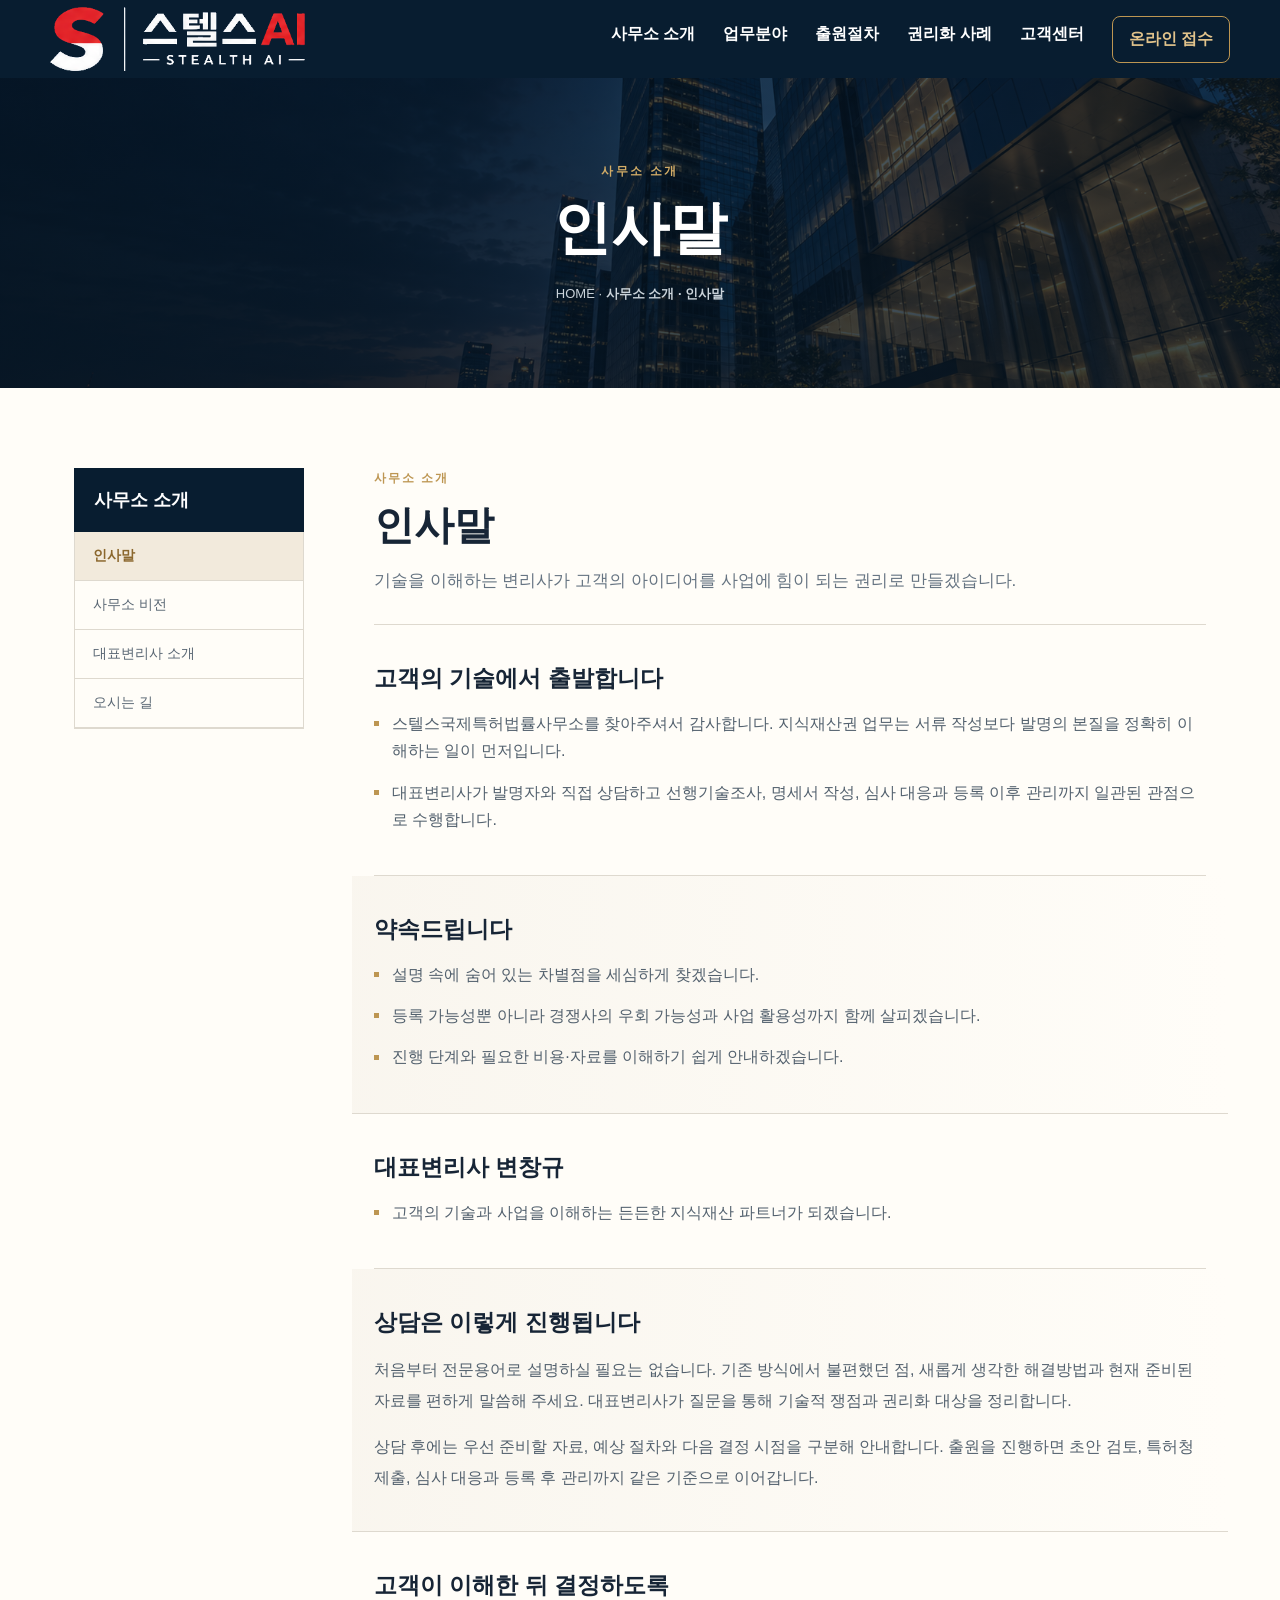
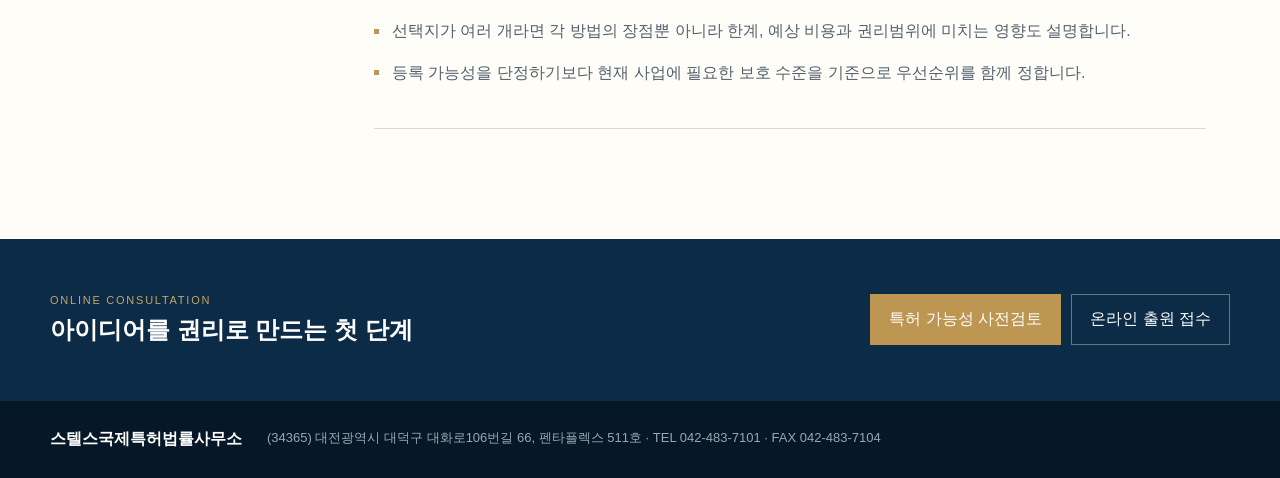
<file: detail.html>
<!DOCTYPE html>
<html lang="ko">
<head>
  <meta charset="UTF-8">
  <meta name="viewport" content="width=device-width,initial-scale=1">
  <meta name="description" content="스텔스국제특허법률사무소 상세 안내">
  <title>스텔스국제특허법률사무소</title>
  <link rel="stylesheet" href="detail.css?v=17">
  <link rel="stylesheet" href="attorney.css?v=19">
  <link rel="stylesheet" href="content-detail.css?v=17">
  <link rel="stylesheet" href="detail-nav.css?v=19">
</head>
<body>
  <header class="detail-header">
    <a class="logo" href="index.html" aria-label="스텔스국제특허법률사무소 홈">
      <img class="detail-logo-img" src="assets/stealth-logo.png" alt="스텔스AI STEALTH AI">
    </a>

    <button id="menuToggle" aria-label="메뉴 열기" aria-expanded="false">☰</button>

    <nav id="detailNav" aria-label="상세페이지 주요 메뉴">
      <div class="detail-menu-item">
        <button type="button">사무소 소개</button>
        <div class="detail-curtain">
          <a href="detail.html?page=greeting">인사말</a>
          <a href="detail.html?page=vision">사무소 비전</a>
          <a href="detail.html?page=attorney">대표변리사 소개</a>
          <a href="detail.html?page=location">오시는 길</a>
        </div>
      </div>

      <div class="detail-menu-item">
        <button type="button">업무분야</button>
        <div class="detail-curtain">
          <a href="detail.html?page=patent">특허·실용신안</a>
          <a href="detail.html?page=trademark">상표</a>
          <a href="detail.html?page=design">디자인</a>
          <a href="detail.html?page=dispute">심판·소송·계약</a>
          <a href="detail.html?page=global">해외출원</a>
        </div>
      </div>

      <div class="detail-menu-item">
        <button type="button">출원절차</button>
        <div class="detail-curtain">
          <a href="detail.html?page=process">특허·실용신안</a>
          <a href="detail.html?page=tm-process">상표 출원절차</a>
          <a href="detail.html?page=design-process">디자인 출원절차</a>
          <a href="detail.html?page=global-process">해외출원 절차</a>
          <a href="detail.html?page=priority">우선심사신청</a>
          <a href="detail.html?page=documents">필요·준비서류</a>
        </div>
      </div>

      <div class="detail-menu-item">
        <button type="button">권리화 사례</button>
        <div class="detail-curtain">
          <a href="detail.html?page=case-patent">특허·실용신안</a>
          <a href="detail.html?page=case-trademark">상표</a>
          <a href="detail.html?page=case-design">디자인</a>
          <a href="detail.html?page=case-trial">심판·분쟁</a>
        </div>
      </div>

      <div class="detail-menu-item">
        <button type="button">고객센터</button>
        <div class="detail-curtain detail-curtain-right">
          <a href="detail.html?page=notice">공지사항</a>
          <a href="detail.html?page=resources">자료실</a>
          <a href="index.html?start=consultation">온라인상담</a>
          <a href="index.html?start=status">진행상황 조회</a>
        </div>
      </div>

      <a class="apply" href="index.html?start=filing">온라인 접수</a>
    </nav>
  </header>

  <section class="page-hero">
    <div>
      <p id="pageGroup">STEALTH IP LAW OFFICE</p>
      <h1 id="pageTitle">상세 안내</h1>
      <span><a href="index.html">HOME</a> · <b id="breadcrumb">안내</b></span>
    </div>
  </section>

  <div class="page-shell">
    <aside>
      <h2 id="sideTitle">메뉴</h2>
      <nav id="sideMenu"></nav>
    </aside>
    <main id="pageContent" tabindex="-1"></main>
  </div>

  <section class="detail-cta">
    <div>
      <p>ONLINE CONSULTATION</p>
      <h2>아이디어를 권리로 만드는 첫 단계</h2>
    </div>
    <div>
      <a href="index.html?start=precheck">특허 가능성 사전검토</a>
      <a href="index.html?start=filing">온라인 출원 접수</a>
    </div>
  </section>

  <footer>
    <strong>스텔스국제특허법률사무소</strong>
    <span>(34365) 대전광역시 대덕구 대화로106번길 66, 펜타플렉스 511호 · TEL 042-483-7101 · FAX 042-483-7104</span>
  </footer>

  <script src="procedure-pages.js?v=18"></script>
  <script src="content-enrichment.js?v=1"></script>
  <script src="detail.js?v=21"></script>
</body>
</html>
</file>
<file: style.css>
:root {
  --navy: #0d2f4f;
  --navy-deep: #08243d;
  --ivory: #f7f2e7;
  --paper: #fffdf8;
  --gold: #b79255;
  --gold-soft: #d8c39a;
  --ink: #152333;
  --muted: #6b7785;
  --line: #d9d4c9;
  --white: #ffffff;
  --danger: #a94534;
  --shadow: 0 24px 70px rgba(4, 22, 39, .16);
}

/* ===== V14 OFFICE CONTENT ===== */
.greeting-section{padding:105px max(24px,calc((100vw - 1180px)/2));display:grid;grid-template-columns:.85fr 1.15fr;gap:90px;background:#f3efe6}.greeting-section h2{margin:0;font:600 42px/1.45 "Noto Serif KR",Georgia,serif;letter-spacing:-.045em}.greeting-copy{padding-left:48px;border-left:1px solid #d4c8b2}.greeting-copy p{margin:0 0 18px;color:#53606d;font-size:16px;line-height:1.9}.greeting-copy .signature{margin-top:34px;color:#233444;text-align:right}.greeting-copy .signature strong{font-size:19px;color:#0d2f4f}
.attorney-section{max-width:1180px;margin:auto;padding:110px 24px;display:grid;grid-template-columns:320px 1fr;gap:70px}.attorney-visual{min-height:520px;display:flex;flex-direction:column;align-items:center;justify-content:center;background:linear-gradient(145deg,#08243d,#124b73);color:#d5b77e}.attorney-visual span{font:500 70px/1 Georgia,serif;letter-spacing:.08em}.attorney-visual small{margin-top:24px;color:#aebdcc}.attorney-content h2{margin:0;font:600 44px/1.2 "Noto Serif KR",Georgia,serif}.attorney-content h2 small{font:500 17px/1.2 "Pretendard",sans-serif;color:#8a6b38}.attorney-lead{max-width:760px;margin:20px 0 34px;color:#61707d;line-height:1.8}.career-columns{display:grid;grid-template-columns:1fr 1fr;gap:36px}.career-columns h3{padding-bottom:12px;border-bottom:2px solid #b79255;font-size:17px}.career-columns ul{margin:0;padding:0;list-style:none}.career-columns li{position:relative;padding:7px 0 7px 15px;color:#52606c;line-height:1.55}.career-columns li:before{content:"";position:absolute;left:0;top:1.05em;width:4px;height:4px;background:#b79255}
.practice-grid{grid-template-columns:repeat(5,1fr)}.practice-grid article{min-height:390px}.practice-grid p{font-size:14px}.process-guide-grid{margin-top:42px;display:grid;grid-template-columns:repeat(3,1fr);gap:18px}.process-guide-grid article{padding:28px;border:1px solid #d9d4c9;background:#fff}.process-guide-grid span{font-size:11px;font-weight:900;letter-spacing:.15em;color:#b79255}.process-guide-grid h3{margin:28px 0 12px}.process-guide-grid p{margin:0;color:#687480;line-height:1.75;font-size:14px}section[id],article[id]{scroll-margin-top:100px}
@media(max-width:1000px){.practice-grid{grid-template-columns:1fr 1fr}.greeting-section{gap:45px}.attorney-section{grid-template-columns:250px 1fr;gap:40px}.career-columns{grid-template-columns:1fr}.process-guide-grid{grid-template-columns:1fr}}
@media(max-width:700px){.greeting-section{grid-template-columns:1fr;padding:70px 20px;gap:30px}.greeting-section h2{font-size:32px}.greeting-copy{padding:26px 0 0;border-left:0;border-top:1px solid #d4c8b2}.attorney-section{grid-template-columns:1fr;padding:70px 20px}.attorney-visual{min-height:260px}.attorney-content h2{font-size:36px}.career-columns{gap:22px}.practice-grid{grid-template-columns:1fr}}

* { box-sizing: border-box; }
html { scroll-behavior: smooth; }
body {
  margin: 0;
  font-family: "Pretendard", "Noto Sans KR", "Apple SD Gothic Neo", Arial, sans-serif;
  color: var(--ink);
  background: var(--paper);
}
button, input, textarea { font: inherit; }
button { cursor: pointer; }
.hidden { display: none !important; }

.site-header {
  position: sticky;
  top: 0;
  z-index: 50;
  background: rgba(255,255,255,.94);
  backdrop-filter: blur(12px);
  border-bottom: 1px solid #ece9e1;
}
.header-inner {
  max-width: 1180px;
  margin: 0 auto;
  padding: 14px 24px;
  display: flex;
  align-items: center;
  justify-content: space-between;
  gap: 24px;
}
.brand {
  display: flex;
  align-items: center;
  gap: 12px;
  text-decoration: none;
  color: var(--ink);
}
.brand-mark {
  width: 42px;
  height: 42px;
  display: grid;
  place-items: center;
  border-radius: 12px;
  color: #fff;
  background: var(--navy);
  font-weight: 900;
  letter-spacing: .02em;
}
.brand strong { display: block; font-size: 16px; }
.brand small { display: block; color: var(--muted); margin-top: 2px; font-size: 10px; letter-spacing: .08em; }

.brand-logo {
  display: block;
  width: 255px;
  max-width: 34vw;
  height: auto;
  object-fit: contain;
}

.main-nav { display: flex; gap: 8px; }
.main-nav button {
  border: 0;
  background: transparent;
  color: #465260;
  padding: 10px 12px;
  border-radius: 9px;
}
.main-nav button:hover { background: #f2f3f4; color: var(--navy); }

.hero {
  min-height: 680px;
  background:
    linear-gradient(90deg, rgba(8,36,61,.98) 0 56%, rgba(13,47,79,.91)),
    radial-gradient(circle at 80% 20%, rgba(183,146,85,.28), transparent 30%);
  color: #fff;
  display: grid;
  grid-template-columns: 1.1fr .9fr;
  gap: 70px;
  align-items: center;
  padding: 80px max(24px, calc((100vw - 1180px)/2));
}
.eyebrow {
  margin: 0 0 12px;
  font-size: 12px;
  font-weight: 800;
  letter-spacing: .22em;
  color: var(--gold);
}
.hero h1 {
  margin: 0;
  font-size: clamp(44px, 5.6vw, 76px);
  line-height: 1.08;
  letter-spacing: -.045em;
}
.hero h1 span { color: #f2dfb7; }
.hero-text {
  max-width: 690px;
  margin: 28px 0 30px;
  color: #d6e0e8;
  font-size: 18px;
  line-height: 1.8;
}
.hero-actions { display: flex; flex-wrap: wrap; gap: 12px; }
.btn {
  border: 0;
  border-radius: 10px;
  padding: 13px 20px;
  font-weight: 800;
  transition: .18s ease;
}
.btn:hover { transform: translateY(-1px); }
.btn.large { padding: 16px 22px; font-size: 15px; }
.btn.primary { background: var(--gold); color: #fff; }
.btn.primary:hover { background: #9f7b42; }
.btn.secondary { background: rgba(255,255,255,.08); border: 1px solid rgba(255,255,255,.28); color: #fff; }
.btn.secondary:hover { background: rgba(255,255,255,.14); }
.btn.soft { background: #eef1f3; color: #263747; }
.btn.text { background: transparent; color: #5f6e7c; padding-left: 0; }
.trust-row {
  margin-top: 24px;
  display: flex;
  flex-wrap: wrap;
  gap: 14px 24px;
  color: #bfcbd5;
  font-size: 13px;
}

.hero-panel {
  background: var(--ivory);
  color: var(--ink);
  padding: 22px;
  box-shadow: 0 30px 90px rgba(0,0,0,.22);
  border-radius: 4px;
}
.panel-head { padding: 8px 8px 18px; border-bottom: 1px solid #d6d0c3; }
.panel-head strong { display: block; margin-top: 4px; font-size: 22px; }
.mini-label { font-size: 10px; letter-spacing: .2em; color: #87909a; font-weight: 800; }
.service-card {
  width: 100%;
  border: 0;
  border-bottom: 1px solid #ddd6c9;
  background: transparent;
  display: grid;
  grid-template-columns: 52px 1fr 24px;
  gap: 12px;
  align-items: center;
  text-align: left;
  padding: 20px 8px;
}
.service-card:hover { background: rgba(255,255,255,.45); }
.service-icon {
  width: 42px; height: 42px;
  border: 1px solid var(--gold-soft);
  color: var(--gold);
  display: grid; place-items: center;
  font-size: 11px; font-weight: 900;
}
.service-card strong { display: block; margin-bottom: 6px; }
.service-card small { color: #707987; line-height: 1.45; }
.service-card b { color: var(--gold); font-size: 20px; }

.process-section {
  max-width: 1180px;
  margin: 0 auto;
  padding: 90px 24px;
}
.section-title h2, .notice-section h2 { margin: 0; font-size: 34px; letter-spacing: -.03em; }
.process-grid {
  margin-top: 38px;
  display: grid;
  grid-template-columns: repeat(4, 1fr);
  border-top: 1px solid #dedbd4;
}
.process-grid article { padding: 26px 26px 22px 0; }
.process-grid span { color: var(--gold); font-size: 12px; font-weight: 900; letter-spacing: .14em; }
.process-grid h3 { margin: 15px 0 9px; font-size: 19px; }
.process-grid p { margin: 0; color: var(--muted); line-height: 1.65; font-size: 14px; }

.notice-section {
  background: #f1eee7;
  padding: 55px max(24px, calc((100vw - 1180px)/2));
  display: grid;
  grid-template-columns: .8fr 1.2fr;
  gap: 50px;
  align-items: center;
}
.notice-section > p { margin: 0; color: #5e6872; line-height: 1.8; }

.wizard-view { min-height: calc(100vh - 74px); background: var(--navy-deep); }
.wizard-shell {
  max-width: 1180px;
  margin: 0 auto;
  padding: 48px 24px 80px;
  display: grid;
  grid-template-columns: 300px 1fr;
  gap: 36px;
}
.wizard-sidebar { color: #fff; padding-top: 8px; }
.back-home { border: 0; background: none; color: #b9c6d0; padding: 0 0 32px; }
.wizard-sidebar h2 { font-size: 30px; margin: 4px 0 10px; }
.wizard-sidebar > p:not(.eyebrow) { color: #b7c4ce; line-height: 1.65; }
.sidebar-note {
  margin-top: 38px;
  padding: 18px;
  border: 1px solid rgba(255,255,255,.12);
  background: rgba(255,255,255,.04);
}
.sidebar-note strong { color: #f2dfb7; }
.sidebar-note p { color: #b7c4ce; font-size: 13px; line-height: 1.65; margin-bottom: 0; }

.wizard-main {
  background: var(--ivory);
  box-shadow: var(--shadow);
  min-height: 620px;
}
.wizard-top {
  padding: 20px 28px;
  display: flex;
  align-items: center;
  justify-content: space-between;
  border-bottom: 1px solid #ddd7cc;
}
.wizard-top span { font-size: 11px; letter-spacing: .08em; color: #75808a; }
.wizard-top strong { display: block; margin-top: 4px; }
#saveState { color: #8a7a5a; }
.progress-track { height: 3px; background: #ded9ce; }
#progressBar { height: 100%; width: 8.333%; background: var(--gold); transition: width .25s ease; }

#intakeForm { padding: 0; }
.step { display: none; padding: 42px 34px 26px; min-height: 470px; }
.step.active { display: block; }
.sheet-label { margin: 0 0 10px; color: #8c9298; font-size: 11px; letter-spacing: .18em; font-weight: 900; }
.sheet-label.important { color: var(--danger); }
.step h3 { margin: 0; font-size: 30px; letter-spacing: -.035em; }
.step-desc { color: #7a838d; margin: 10px 0 34px; line-height: 1.65; }

.field-grid { display: grid; gap: 22px; margin-bottom: 22px; }
.field-grid.two { grid-template-columns: 1fr 1fr; }
.field { display: block; margin-bottom: 22px; }
.field > span { display: block; font-size: 13px; font-weight: 750; margin-bottom: 8px; color: #4c5864; }
input[type="text"], input[type="tel"], input[type="email"], textarea {
  width: 100%;
  border: 0;
  border-bottom: 1px solid #cfc8bc;
  background: transparent;
  padding: 13px 2px;
  outline: 0;
  color: var(--ink);
}
textarea { resize: vertical; line-height: 1.7; }
input:focus, textarea:focus { border-bottom-color: var(--gold); }
::placeholder { color: #a0a7ae; }

.upload-placeholder {
  border: 1px dashed #b9b4a9;
  padding: 22px;
  text-align: center;
}
.upload-placeholder > span { font-size: 28px; color: var(--gold); }
.upload-placeholder strong, .upload-placeholder small { display: block; }
.upload-placeholder small { color: var(--muted); margin: 8px 0 14px; }
#fileInput { display: none; }
#fileList { margin-top: 12px; color: #596672; font-size: 12px; }

.choice-field { border: 0; padding: 0; margin: 0 0 28px; }
.choice-field legend { font-size: 13px; font-weight: 800; margin-bottom: 12px; }
.choice-field label { display: inline-block; margin-right: 10px; }
.choice-field label span {
  display: inline-block;
  border: 1px solid #cfc8bc;
  background: #fffaf0;
  padding: 10px 18px;
  border-radius: 8px;
}
.choice-field input { position: absolute; opacity: 0; }
.choice-field input:checked + span {
  border-color: var(--gold);
  background: #efe3cb;
  color: #5d4525;
}

.consent-box {
  border-top: 1px solid #d8d2c7;
  padding-top: 20px;
  display: grid;
  gap: 12px;
}
.consent-box label { display: flex; gap: 10px; font-size: 13px; color: #52606c; line-height: 1.55; }

.review-content { display: grid; gap: 12px; }
.review-item {
  display: grid;
  grid-template-columns: 170px 1fr;
  gap: 18px;
  border-bottom: 1px solid #ddd7cc;
  padding: 11px 0;
}
.review-item strong { font-size: 13px; color: #6f7881; }
.review-item span { white-space: pre-wrap; line-height: 1.55; }

.wizard-actions {
  padding: 18px 34px 26px;
  border-top: 1px solid #ddd7cc;
  display: flex;
  justify-content: space-between;
  gap: 16px;
}
.action-right { display: flex; gap: 10px; }

.success-view {
  min-height: 650px;
  display: grid;
  place-items: center;
  padding: 50px 24px;
  background: var(--navy-deep);
}
.success-card {
  max-width: 620px;
  width: 100%;
  background: var(--ivory);
  padding: 54px;
  text-align: center;
  box-shadow: var(--shadow);
}
.success-icon {
  width: 62px; height: 62px;
  margin: 0 auto 20px;
  border: 1px solid var(--gold);
  color: var(--gold);
  display: grid; place-items: center;
  border-radius: 50%;
  font-size: 28px;
}
.success-card h2 { font-size: 32px; margin: 8px 0 12px; }
.success-card > p { color: var(--muted); line-height: 1.7; }
.receipt-no {
  margin: 24px 0 28px;
  background: #ece6d8;
  color: var(--navy);
  font-weight: 900;
  letter-spacing: .08em;
  padding: 16px;
}

.site-footer {
  border-top: 1px solid #e4e1d9;
  background: #fff;
}
.site-footer > div {
  max-width: 1180px;
  margin: 0 auto;
  padding: 24px;
  display: flex;
  gap: 22px;
  align-items: flex-start;
}
.site-footer strong { white-space: nowrap; }
.site-footer span { color: #77808a; font-size: 12px; line-height: 1.6; }

@media (max-width: 900px) {
  .main-nav { display: none; }
  .hero { grid-template-columns: 1fr; gap: 42px; padding-top: 60px; }
  .hero-panel { max-width: 650px; }
  .process-grid { grid-template-columns: 1fr 1fr; }
  .notice-section { grid-template-columns: 1fr; }
  .wizard-shell { grid-template-columns: 1fr; }
  .wizard-sidebar { padding: 0 4px; }
  .sidebar-note { display: none; }
}
@media (max-width: 640px) {
  .header-inner { padding: 12px 16px; }
  .hero { padding: 46px 18px 56px; }
  .hero h1 { font-size: 43px; }
  .hero-text { font-size: 16px; }
  .hero-actions .btn { width: 100%; }
  .process-section { padding: 60px 18px; }
  .process-grid { grid-template-columns: 1fr; }
  .notice-section { padding: 44px 18px; }
  .wizard-shell { padding: 30px 12px 60px; }
  .wizard-main { width: 100%; }
  .wizard-top { padding: 18px 20px; }
  .step { padding: 30px 20px 20px; min-height: 430px; }
  .step h3 { font-size: 25px; }
  .field-grid.two { grid-template-columns: 1fr; gap: 0; }
  .wizard-actions { padding: 16px 20px 22px; flex-direction: column; }
  .action-right { width: 100%; }
  .action-right .btn { flex: 1; }
  .review-item { grid-template-columns: 1fr; gap: 5px; }
  .site-footer > div { flex-direction: column; }
}

/* V4 연락처/이메일 분리 입력 */
.phone-input-group,.email-input-group{display:flex;align-items:center;gap:9px;width:100%}
.phone-dash,.email-at{flex:0 0 auto;font-weight:800;color:#7c8790}
.phone-input-group input{min-width:0;text-align:center}
.phone-input-group .phone-first{flex:0 0 72px}
.field-help{display:block;margin-top:7px;color:#8a9298;font-size:10px;line-height:1.45}
.email-input-group input,.email-input-group select{min-width:0}
.email-input-group #emailLocal{flex:1.05}
.email-input-group #emailDomain{flex:1}
.email-input-group #emailDomainDirect{flex:1}
@media(max-width:640px){.email-input-group{flex-wrap:wrap}.email-input-group #emailLocal{flex:1 1 42%}.email-input-group #emailDomain,.email-input-group #emailDomainDirect{flex:1 1 42%}}


/* Contact & attachment usability V5.1 */
.email-input-group #emailLocal{flex:1 1 44%}
.email-input-group #emailDomain{flex:1 1 44%;min-width:150px}
.email-input-group #emailDomainDirect{flex:1 1 44%;min-width:150px}

.upload-main-help{
  max-width:560px;
  margin:8px auto 12px !important;
  line-height:1.55;
}
.upload-help-box{
  max-width:590px;
  margin:0 auto 16px;
  padding:12px 14px;
  text-align:left;
  border:1px solid #ded5c5;
  background:#fbf7ee;
  border-radius:8px;
}
.upload-help-box p{
  margin:0 0 7px;
  color:#65707c;
  font-size:11px;
  line-height:1.55;
}
.upload-help-box p:last-child{margin-bottom:0}
.upload-help-box b{color:#24374a}
.upload-email-notice{
  padding-top:8px;
  border-top:1px dashed #d7cdbd;
  color:#7a5b2b !important;
}

@media(max-width:640px){
  .email-input-group #emailLocal,
  .email-input-group #emailDomain,
  .email-input-group #emailDomainDirect{
    flex:1 1 100%;
    min-width:0;
  }
}

/* ===== STEALTH IP OFFICE HOMEPAGE ===== */
.site-header{background:rgba(5,18,31,.94);border-bottom:1px solid rgba(255,255,255,.1)}
.brand{color:#fff}.brand small{color:#9aaaba}.brand-mark{border:1px solid #c7a56b;background:transparent;color:#c7a56b;border-radius:0;font-family:Georgia,serif;font-size:24px}
.main-nav button{color:#d7dee5}.main-nav button:hover{background:rgba(255,255,255,.08);color:#fff}.main-nav .nav-cta{margin-left:10px;border:1px solid #b79255;color:#e8cf9f}
.hero-photo{position:relative;isolation:isolate;min-height:760px;background-image:linear-gradient(90deg,rgba(4,17,29,.97) 0%,rgba(4,17,29,.86) 38%,rgba(4,17,29,.26) 72%),url("assets/stealth-ip-hero.png");background-size:cover;background-position:center;grid-template-columns:minmax(0,1.08fr) minmax(360px,.72fr)}
.hero-photo:after{content:"";position:absolute;inset:0;z-index:-1;background:linear-gradient(0deg,rgba(4,17,29,.58),transparent 42%)}
.hero-copy{max-width:710px}.hero-copy .eyebrow{color:#d0af75}.hero h1{font-family:"Noto Serif KR",Georgia,serif;font-size:clamp(52px,6vw,82px);font-weight:600;letter-spacing:-.06em}.hero h1 span{color:#d9ba82}.hero-text{font-size:19px;max-width:640px}.trust-row span{position:relative;padding-left:12px}.trust-row span:before{content:"";position:absolute;left:0;top:.55em;width:4px;height:4px;border-radius:50%;background:#c7a56b}
.hero-panel{align-self:end;margin-bottom:18px;background:rgba(249,245,235,.95);backdrop-filter:blur(12px)}
.about-section{max-width:1180px;margin:0 auto;padding:110px 24px;display:grid;grid-template-columns:.9fr 1.1fr;gap:90px}.about-section h2{margin:0;font-family:"Noto Serif KR",Georgia,serif;font-size:42px;line-height:1.45;letter-spacing:-.045em}.about-copy{border-left:1px solid #d7cdb9;padding-left:50px}.about-copy p{margin:0 0 20px;color:#586573;font-size:17px;line-height:1.9}
.practice-section{padding:100px max(24px,calc((100vw - 1180px)/2));background:#071d31;color:#fff}.section-heading-light{display:grid;grid-template-columns:1fr 1fr;align-items:end;margin-bottom:45px}.section-heading-light .eyebrow{grid-column:1/-1}.section-heading-light h2{margin:0;font-family:"Noto Serif KR",Georgia,serif;font-size:46px}.section-heading-light>p:last-child{margin:0;color:#aebbc5;text-align:right}.practice-grid{display:grid;grid-template-columns:repeat(4,1fr);border-top:1px solid rgba(255,255,255,.18)}.practice-grid article{min-height:330px;padding:32px 28px 28px;border-right:1px solid rgba(255,255,255,.15);transition:.25s}.practice-grid article:first-child{border-left:1px solid rgba(255,255,255,.15)}.practice-grid article:hover{background:#0d2f4f;transform:translateY(-5px)}.practice-grid b{font-size:12px;letter-spacing:.18em;color:#c6a469}.practice-grid h3{margin:50px 0 16px;font-size:22px}.practice-grid p{color:#b6c2cb;line-height:1.75;font-size:15px}.practice-grid button{margin-top:20px;padding:0;border:0;background:none;color:#d7bb87;font:inherit;font-weight:700}
.process-section{padding-top:110px;padding-bottom:110px}.process-grid article{border-right:1px solid #dedbd4;padding:30px 28px}.process-grid article:first-child{border-left:1px solid #dedbd4}.notice-section{padding-top:75px;padding-bottom:75px}.notice-section>p{font-size:16px}.notice-section .btn{display:block;margin-top:24px}
.site-footer{background:#061827;border-color:#152e43;color:#fff}.site-footer span{color:#9baab6}.site-footer>div{padding-top:34px;padding-bottom:34px}
@media(max-width:1000px){.hero-photo{grid-template-columns:1fr;background-position:62% center}.hero-panel{max-width:560px}.practice-grid{grid-template-columns:1fr 1fr}.about-section{gap:50px}}
@media(max-width:700px){.brand strong{font-size:14px}.brand small{font-size:8px}.hero-photo{min-height:auto;background-position:67% center;padding-top:70px}.hero-photo:before{content:"";position:absolute;inset:0;z-index:-1;background:rgba(3,16,28,.44)}.hero h1{font-size:46px}.hero-panel{margin-top:22px}.about-section{grid-template-columns:1fr;padding:72px 20px;gap:28px}.about-section h2{font-size:32px}.about-copy{padding-left:0;border-left:0;border-top:1px solid #d7cdb9;padding-top:28px}.practice-section{padding:72px 20px}.section-heading-light{grid-template-columns:1fr;gap:15px}.section-heading-light>p:last-child{text-align:left}.practice-grid{grid-template-columns:1fr}.practice-grid article,.practice-grid article:first-child{min-height:auto;border-left:1px solid rgba(255,255,255,.15);border-bottom:1px solid rgba(255,255,255,.15)}.practice-grid h3{margin-top:25px}.process-grid article:first-child{border-left:0}.process-grid article{border-right:0;border-bottom:1px solid #dedbd4}}

/* ===== V12 CURTAIN MENU & 4-SCENE HERO ===== */
.site-header{overflow:visible}.header-inner{min-height:74px}.main-nav{align-self:stretch;align-items:stretch}.menu-item{position:relative;display:flex;align-items:center}.menu-item>button{height:100%;font-size:15px;font-weight:750}.curtain-menu{position:absolute;top:100%;left:50%;width:280px;padding:14px 0;background:#fff;box-shadow:0 22px 48px rgba(0,0,0,.24);transform:translate(-50%,-16px) scaleY(.88);transform-origin:top;opacity:0;visibility:hidden;transition:opacity .2s ease,transform .24s ease,visibility .24s;z-index:80}.curtain-right{left:auto;right:0;transform:translate(0,-16px) scaleY(.88)}.curtain-menu:before{content:"";position:absolute;left:0;right:0;top:0;height:3px;background:#b79255}.curtain-menu button{display:flex;justify-content:space-between;width:100%;padding:13px 22px;border:0;border-bottom:1px solid #ece9e2;background:#fff;color:#1f2e3c;text-align:left;border-radius:0;font-size:14px}.curtain-menu button:after{content:"›";color:#b79255;font-size:20px}.curtain-menu button:hover{background:#f6f1e7;color:#8c682e}.menu-item:hover .curtain-menu,.menu-item:focus-within .curtain-menu,.menu-item.open .curtain-menu{opacity:1;visibility:visible;transform:translate(-50%,0) scaleY(1)}.menu-item:hover .curtain-right,.menu-item:focus-within .curtain-right,.menu-item.open .curtain-right{transform:translate(0,0) scaleY(1)}.mobile-menu-toggle{display:none;border:0;background:none;color:#fff;font-size:26px}
.hero-slider{position:relative;height:760px;overflow:hidden;background:#051522;color:#fff}.hero-slide{position:absolute;inset:0;opacity:0;visibility:hidden;transform:scale(1.025);transition:opacity .9s ease,transform 4.2s ease,visibility .9s;z-index:0;background-size:cover;background-position:center}.hero-slide:before{content:"";position:absolute;inset:0;background:linear-gradient(90deg,rgba(3,15,26,.97) 0%,rgba(3,15,26,.83) 38%,rgba(3,15,26,.2) 75%),linear-gradient(0deg,rgba(3,15,26,.6),transparent 48%)}.hero-slide.active{opacity:1;visibility:visible;transform:scale(1);z-index:1}.slide-consulting{background-image:url("assets/stealth-ip-patent-hero-v3.png")}.slide-global{background-image:url("assets/stealth-ip-global-v2.png")}.slide-technology{background-image:url("assets/stealth-ip-technology.png")}.slide-brand{background-image:url("assets/stealth-ip-brand-v2.png")}.slide-inner{position:relative;z-index:2;max-width:1180px;height:100%;margin:auto;padding:80px 24px;display:grid;align-items:center}.slide-inner.two-column{grid-template-columns:1.08fr .72fr;gap:70px}.hero-slider .hero-copy{transform:translateY(22px);opacity:0;transition:.7s .18s}.hero-slide.active .hero-copy{transform:none;opacity:1}.hero-slider .hero-panel{align-self:center;margin:0}.slider-controls{position:absolute;z-index:5;bottom:34px;left:50%;display:flex;gap:10px;transform:translateX(-50%)}.slide-dot{width:38px;height:3px;padding:0;border:0;background:rgba(255,255,255,.55);transition:.2s}.slide-dot.active{background:#d2ac67;width:58px}
.hero-slider h1{margin:0;font-family:"Noto Serif KR",Georgia,serif;font-size:clamp(52px,6vw,82px);font-weight:600;line-height:1.08;letter-spacing:-.06em}.hero-slider h1 span{color:#d9ba82}
.case-section{max-width:1180px;margin:auto;padding:105px 24px}.case-heading{display:grid;grid-template-columns:.65fr 1.35fr;align-items:end;margin-bottom:40px}.case-heading .eyebrow{grid-column:1/-1}.case-heading h2{margin:0;font:600 42px/1.2 "Noto Serif KR",Georgia,serif}.case-heading>p:last-child{margin:0;color:#687480}.case-grid{display:grid;grid-template-columns:repeat(4,1fr);border-top:1px solid #d9d4c9;border-bottom:1px solid #d9d4c9}.case-grid article{min-height:230px;padding:28px;border-left:1px solid #d9d4c9}.case-grid article:last-child{border-right:1px solid #d9d4c9}.case-grid span{color:#b79255;font-size:12px;font-weight:900;letter-spacing:.13em}.case-grid h3{margin:42px 0 14px}.case-grid p{color:#6b7785;line-height:1.7}.case-note{margin-top:18px;color:#8a9298;font-size:13px}.customer-section{padding:85px max(24px,calc((100vw - 1180px)/2));display:grid;grid-template-columns:.72fr 1.28fr;gap:70px;background:#0a263f;color:#fff}.customer-section h2{margin:0 0 16px;font:600 42px/1.2 "Noto Serif KR",Georgia,serif}.customer-section p{color:#b2bec8;line-height:1.7}.customer-actions{display:grid;grid-template-columns:repeat(3,1fr);border-top:1px solid rgba(255,255,255,.2)}.customer-actions button{padding:28px 22px;border:0;border-right:1px solid rgba(255,255,255,.16);background:transparent;color:#fff;text-align:left}.customer-actions button:first-child{border-left:1px solid rgba(255,255,255,.16)}.customer-actions button:hover{background:rgba(255,255,255,.07)}.customer-actions b,.customer-actions span{display:block}.customer-actions b{margin-bottom:14px;font-size:18px}.customer-actions span{color:#b4c0ca;line-height:1.6;font-size:13px}
@media(max-width:1000px){.header-inner{position:relative}.mobile-menu-toggle{display:block}.main-nav{display:none;position:absolute;top:100%;left:0;right:0;height:auto;padding:10px 20px 18px;background:#081d30;box-shadow:0 20px 35px rgba(0,0,0,.3)}.main-nav.mobile-open{display:block}.menu-item{display:block}.menu-item>button{width:100%;padding:15px;text-align:left;border-bottom:1px solid rgba(255,255,255,.1)}.curtain-menu,.curtain-right{position:static;width:100%;max-height:0;padding:0;overflow:hidden;opacity:1;visibility:visible;box-shadow:none;transform:none!important;background:#fff;transition:max-height .3s ease}.menu-item.open .curtain-menu{max-height:360px}.main-nav .nav-cta{width:100%;margin:12px 0 0}.slide-inner.two-column{grid-template-columns:1fr}.hero-slider .hero-panel{display:none}.case-grid{grid-template-columns:1fr 1fr}.customer-section{grid-template-columns:1fr}.customer-actions{margin-top:0}}
@media(max-width:640px){.hero-slider{height:700px}.hero-slide{background-position:64% center}.hero-slide:before{background:rgba(3,15,26,.72)}.slide-inner{padding:64px 20px 92px}.hero-slider .hero h1,.hero-slider h1{font-size:44px}.slider-controls{bottom:24px}.case-section{padding:72px 20px}.case-heading{grid-template-columns:1fr;gap:14px}.case-grid{grid-template-columns:1fr}.case-grid article,.case-grid article:last-child{min-height:auto;border-right:1px solid #d9d4c9;border-bottom:1px solid #d9d4c9}.customer-section{padding:64px 20px}.customer-actions{grid-template-columns:1fr}.customer-actions button{border-left:1px solid rgba(255,255,255,.16);border-bottom:1px solid rgba(255,255,255,.16)}}
@media(prefers-reduced-motion:reduce){.hero-slide,.hero-slider .hero-copy{transition:none}.slide-dot{transition:none}}

/* V13: prevent a focused curtain from overlapping the hovered curtain */
@media(min-width:1001px){
  .menu-item:focus-within:not(:hover):not(.open) .curtain-menu{
    opacity:0;visibility:hidden;transform:translate(-50%,-16px) scaleY(.88)
  }
  .menu-item:focus-within:not(:hover):not(.open) .curtain-right{
    transform:translate(0,-16px) scaleY(.88)
  }
}

.file-error{color:#a94534!important;font-weight:700}

/* V21: 접수화면 전용 발명 스튜디오 이미지 */
.wizard-view{position:relative;isolation:isolate;overflow:hidden;background:#061a2c}
.wizard-view:before{content:"";position:absolute;z-index:-2;inset:0;background:url("assets/intake-invention-studio-v2.png") left center/cover no-repeat;opacity:.68;transform:none;filter:none;pointer-events:none}
.wizard-view:after{content:"";position:absolute;z-index:-1;inset:0;background:linear-gradient(90deg,rgba(3,18,31,.2) 0%,rgba(3,18,31,.55) 35%,rgba(3,18,31,.94) 64%,#061a2c 100%),linear-gradient(0deg,rgba(3,18,31,.72),transparent 50%);pointer-events:none}
.wizard-view[data-service="consultation"]:before{opacity:.62;transform:none}
.wizard-sidebar{position:relative;z-index:1;text-shadow:0 2px 18px rgba(0,0,0,.25)}
.sidebar-note{backdrop-filter:blur(8px);background:rgba(5,29,48,.7);border-color:rgba(216,183,119,.28)}
.wizard-main{position:relative;z-index:2;box-shadow:0 30px 80px rgba(0,0,0,.42)}

/* 입력 위치를 명확하게 보이게 하는 테두리형 입력상자 */
.wizard-main input[type="text"],.wizard-main input[type="tel"],.wizard-main input[type="email"],.wizard-main textarea,.wizard-main select{border:1px solid #d2cabd;border-radius:7px;background:#fffdf8;padding:14px 15px;box-shadow:inset 0 1px 2px rgba(18,35,49,.025);transition:border-color .2s,box-shadow .2s,background .2s}
.wizard-main textarea{min-height:170px;line-height:1.75}
.wizard-main input:focus,.wizard-main textarea:focus,.wizard-main select:focus{border-color:#b79255;background:#fff;box-shadow:0 0 0 3px rgba(183,146,85,.14);outline:0}
.wizard-main .phone-input-group input{text-align:center}
.wizard-main ::placeholder{color:#a1a8ae}
@media(max-width:900px){.wizard-view:before{background-position:28% center;opacity:.32}.wizard-view:after{background:rgba(3,18,31,.82)}}
@media(max-width:640px){.wizard-view:before{background-position:24% center;opacity:.22}.wizard-main textarea{min-height:145px}}


/* V9 contact & upload */
.phone-group .phone-first{
  font-weight:800;
  color:#173a5f;
}

.email-input-group{
  display:grid !important;
  grid-template-columns:minmax(0,1fr) auto minmax(180px,1fr);
  gap:10px;
  align-items:center;
}
.email-input-group #emailLocal,
.email-input-group #emailDomain,
.email-input-group #emailDomainDirect{
  width:100%;
  min-width:0;
}
.email-input-group .email-at{
  padding:0 2px;
  text-align:center;
}

.upload-placeholder{
  padding:22px 24px !important;
}
.upload-help-box{
  max-width:620px;
}
.upload-extra-notice{
  margin-top:14px;
}
#fileList{
  margin-top:10px;
  line-height:1.55;
}

@media(max-width:680px){
  .email-input-group{
    grid-template-columns:1fr;
  }
  .email-input-group .email-at{
    display:none;
  }
}


/* V10 final contact layout fixes */
.field-grid.two.contact-row{
  grid-template-columns:minmax(0,.90fr) minmax(0,1.10fr);
  column-gap:28px;
}
.phone-input-group .phone-first{
  flex:0 0 72px !important;
  background:#fffdf8;
  font-weight:900;
}
.email-input-group{
  display:grid !important;
  grid-template-columns:minmax(110px,.88fr) 24px minmax(190px,1.35fr) !important;
  gap:8px !important;
  width:100%;
}
.email-input-group #emailLocal,
.email-input-group #emailDomain,
.email-input-group #emailDomainDirect{
  width:100% !important;
  min-width:0 !important;
  height:42px;
}
.email-input-group #emailDomain{
  font-size:13px;
  padding-left:12px;
  padding-right:30px;
}
.email-input-group .email-at{
  display:grid;
  place-items:center;
  width:24px;
}
@media(max-width:760px){
  .field-grid.two.contact-row{grid-template-columns:1fr;}
}
@media(max-width:640px){
  .email-input-group{grid-template-columns:1fr !important;}
  .email-input-group .email-at{display:none;}
}


/* ===== V11 CONTACT LAYOUT FINAL ===== */
.field-grid.two.contact-row{
  grid-template-columns:minmax(0,.88fr) minmax(0,1.12fr) !important;
  column-gap:32px !important;
}

.phone-input-group,
.phone-group{
  display:grid !important;
  grid-template-columns:72px 14px minmax(82px,1fr) 14px minmax(82px,1fr) !important;
  gap:6px !important;
  align-items:center;
  width:100%;
}

.phone-input-group input,
.phone-group input{
  width:100% !important;
  min-width:0 !important;
  text-align:center;
  height:42px;
}

#phoneFirst{
  background:#fffaf0 !important;
  color:#163b63 !important;
  font-weight:900 !important;
}

.email-input-group{
  display:grid !important;
  grid-template-columns:minmax(120px,.82fr) 26px minmax(230px,1.55fr) !important;
  gap:8px !important;
  align-items:center !important;
  width:100% !important;
}

.email-input-group #emailLocal,
.email-input-group #emailDomain,
.email-input-group #emailDomainDirect{
  width:100% !important;
  min-width:0 !important;
  height:42px !important;
}

.email-input-group #emailDomain{
  font-size:14px !important;
  padding-left:14px !important;
  padding-right:34px !important;
}

.email-input-group .email-at{
  display:grid !important;
  place-items:center !important;
  width:26px !important;
  font-size:18px !important;
  font-weight:800;
  color:#6e7882;
}

@media(max-width:760px){
  .field-grid.two.contact-row{
    grid-template-columns:1fr !important;
  }
}
@media(max-width:640px){
  .email-input-group{
    grid-template-columns:1fr !important;
  }
  .email-input-group .email-at{
    display:none !important;
  }
}

/* V14 final practice layout override */
.practice-grid{grid-template-columns:repeat(5,1fr)}
@media(max-width:1000px){.practice-grid{grid-template-columns:1fr 1fr}}
@media(max-width:700px){.practice-grid{grid-template-columns:1fr}}

/* V15 image fallback */
.slide-global{background-image:url("assets/stealth-ip-global-v2.png"),url("assets/stealth-ip-hero-v2.png")}
.slide-technology{background-image:url("assets/stealth-ip-technology.png"),url("assets/stealth-ip-hero.png")}
.slide-brand{background-image:url("assets/stealth-ip-brand-v2.png"),url("assets/stealth-ip-hero-v2.png")}

/* V15 main page stays as one full screen */
.home-view>.about-section,.home-view>.greeting-section,.home-view>.attorney-section,.home-view>.practice-section,.home-view>.process-section,.home-view>.case-section,.home-view>.notice-section,.home-view>.customer-section{display:none}
.hero-slider{height:calc(100vh - 74px);min-height:650px}
body:has(#homeView:not(.hidden)) .site-footer{display:none}

/* ===== HEADER LOGO IMAGE ===== */
.site-header .brand {
  min-width: 0;
  flex: 0 1 auto;
}
.site-header .brand-logo {
  width: 255px;
  max-width: 34vw;
}
@media (max-width: 1000px) {
  .site-header .brand-logo {
    width: 230px;
    max-width: 58vw;
  }
}
@media (max-width: 640px) {
  .header-inner {
    padding-left: 16px;
    padding-right: 16px;
  }
  .site-header .brand-logo {
    width: 205px;
    max-width: 68vw;
  }
}
</file>
<file: homepage-enhancements.css>
.home-summary{padding:90px max(24px,calc((100vw - 1180px)/2));background:#f8f6f1;color:#15283a}.home-summary-head{max-width:760px;margin-bottom:40px}.home-summary-head h2{margin:8px 0 14px;font:600 clamp(32px,4vw,48px)/1.3 "Noto Serif KR",Georgia,serif}.home-summary-head>p:last-child{color:#64717d;font-size:17px;line-height:1.8}.home-summary-grid{display:grid;grid-template-columns:repeat(4,1fr);border-top:1px solid #d7d2c8;border-left:1px solid #d7d2c8}.home-summary-grid a{min-height:270px;padding:30px 26px;border-right:1px solid #d7d2c8;border-bottom:1px solid #d7d2c8;background:#fff;transition:.25s}.home-summary-grid a:hover{transform:translateY(-5px);box-shadow:0 15px 35px rgba(8,29,48,.12)}.home-summary-grid b{color:#bd9652;font:500 30px Georgia}.home-summary-grid h3{margin:24px 0 14px;font-size:21px}.home-summary-grid p{color:#64717d;line-height:1.75}.home-summary-grid span{display:block;margin-top:24px;color:#936e31;font-weight:800}.home-location{margin-top:50px;padding:42px 46px;display:flex;align-items:center;justify-content:space-between;gap:50px;background:#0b2b47;color:#fff}.home-location h2{margin:8px 0 15px}.home-location p{margin:0;color:#c6d0d8;line-height:1.8}.home-contact{min-width:330px;display:grid;grid-template-columns:1fr 1fr;gap:18px}.home-contact a,.home-contact p{margin:0}.home-contact small,.home-contact strong{display:block}.home-contact small{color:#c6a567;font-size:12px}.home-contact strong{margin-top:6px;color:#fff;font-size:19px}.home-contact>a:last-child{grid-column:1/-1;padding-top:16px;border-top:1px solid rgba(255,255,255,.2);color:#e1c38b;font-weight:800}body:has(#homeView:not(.hidden)) .site-footer{display:block}.hero-slider{height:calc(100vh - 74px);min-height:650px}
@media(max-width:900px){.home-summary-grid{grid-template-columns:1fr 1fr}.home-location{align-items:flex-start;flex-direction:column}.home-contact{width:100%}}
@media(max-width:600px){.home-summary{padding:65px 18px}.home-summary-grid{grid-template-columns:1fr}.home-summary-grid a{min-height:auto}.home-location{padding:30px 24px}.home-contact{min-width:0;grid-template-columns:1fr}}

/* 새 사진의 원래 밝기를 살리고 글자 부분만 최소한으로 보정 */
.slide-global:before{background:linear-gradient(90deg,rgba(255,255,255,.10),transparent 58%)}
.slide-global .hero-copy{color:#10293e;text-shadow:0 1px 1px rgba(255,255,255,.28)}
.slide-global .hero-text{color:#29465d}
.slide-global h1 span,.slide-global .eyebrow{color:#855f22}
.slide-global .btn.secondary{border-color:#17344c;color:#17344c;background:rgba(255,255,255,.36)}
.slide-brand:before{background:linear-gradient(90deg,rgba(3,15,26,.50) 0%,rgba(3,15,26,.26) 40%,transparent 72%)}
.slide-brand .hero-copy{color:#fff;text-shadow:0 2px 8px rgba(0,0,0,.32)}
.slide-brand .hero-text{color:#eef3f6}
.slide-consulting:before{background:linear-gradient(90deg,rgba(3,15,26,.38) 0%,rgba(3,15,26,.20) 42%,transparent 72%)}
@media(max-width:640px){.slide-global:before{background:rgba(255,255,255,.40)}.slide-brand:before{background:rgba(3,15,26,.58)}}
</file>
<file: admin.css>
/* 특허상담 관리자 디자인 V6 */
:root{--navy:#0c2f55;--blue:#1769e0;--ink:#12263d;--muted:#718096;--line:#dce6f2;--bg:#f6f9fd;--white:#fff;--shadow:0 14px 34px rgba(30,74,125,.08);--shadow-lg:0 28px 70px rgba(7,27,45,.20)}
*{box-sizing:border-box}html,body{margin:0}
body{font-family:"Pretendard","Noto Sans KR","Apple SD Gothic Neo",Arial,sans-serif;background:radial-gradient(circle at 50% 0%,rgba(102,169,255,.12),transparent 28%),linear-gradient(180deg,#f8fbff,#f5f8fc);color:var(--ink)}
button,input,select,textarea{font:inherit}button{cursor:pointer}.hidden{display:none!important}
.topbar{position:sticky;top:0;z-index:40;background:rgba(255,255,255,.96);backdrop-filter:blur(14px);border-bottom:1px solid var(--line)}
.topbar-inner{max-width:1480px;margin:0 auto;padding:12px 28px;min-height:70px;display:grid;grid-template-columns:auto 1fr auto;align-items:center;gap:28px}
.brand{display:flex;align-items:center;gap:12px}.brand-mark{width:44px;height:44px;border-radius:11px;background:linear-gradient(145deg,#153f70,#08264b);color:#fff;display:grid;place-items:center;font-size:17px;font-weight:900;box-shadow:0 8px 20px rgba(12,47,85,.20)}
.brand strong{display:block;font-size:15px}.brand small{display:block;margin-top:3px;color:#7d8da3;font-size:10px}
.admin-nav{display:flex;justify-content:center}.nav-item{position:relative;padding:24px 20px 21px;color:#52657d;font-size:13px;font-weight:800}.nav-item.active{color:var(--blue)}.nav-item.active::after{content:"";position:absolute;left:18px;right:18px;bottom:0;height:2px;border-radius:999px;background:var(--blue)}
.top-actions{display:flex;gap:8px}.link-btn,.ghost-btn{border:1px solid #d6e0ec;background:#fff;color:#344b65;padding:10px 14px;border-radius:9px;text-decoration:none;font-weight:700}.link-btn:hover,.ghost-btn:hover{border-color:#a9c4ea;background:#f7fbff}
.dashboard{max-width:1480px;margin:0 auto;padding:30px 28px 72px}
.hero-panel{display:flex;justify-content:space-between;align-items:center;gap:34px;min-height:140px;margin-bottom:18px;padding:22px 4px 6px}
.eyebrow{margin:0 0 8px;color:#3164a8;font-size:11px;font-weight:900;letter-spacing:.20em}
.hero-copy h1{margin:0;font-size:38px;line-height:1.15;letter-spacing:-.045em;color:#102d50}.hero-copy>p:last-child{margin:12px 0 0;color:#63758d;font-size:15px}
.hero-side{display:flex;align-items:center;gap:12px}.hero-message{max-width:280px;display:flex;align-items:flex-start;gap:10px;color:#315789;font-size:13px;line-height:1.6}.hero-message p{margin:0}.hero-message-icon{width:32px;height:32px;border-radius:50%;display:grid;place-items:center;flex:0 0 auto;background:#e7f1ff;color:#2270de}
.date-card{min-width:230px;padding:14px 17px;display:flex;align-items:center;gap:12px;border:1px solid #ccddf3;border-radius:13px;background:rgba(255,255,255,.9);box-shadow:var(--shadow)}.date-icon{width:38px;height:38px;border-radius:10px;display:grid;place-items:center;background:#e8f2ff;color:#1769e0;font-weight:900}.date-card strong{display:block;font-size:14px}.date-card span{display:block;margin-top:4px;color:#8a99ac;font-size:11px}
.refresh-btn{border:1px solid #c9d9ed;background:#fff;color:#395b81;border-radius:11px;padding:12px 14px;font-weight:800}
.summary-grid{display:grid;grid-template-columns:repeat(6,1fr);gap:12px;margin:14px 0 20px}.summary-card{min-height:96px;display:flex;align-items:center;gap:14px;padding:18px;border-radius:14px;border:1px solid var(--line);background:#fff;box-shadow:0 8px 20px rgba(26,65,111,.05);transition:.18s}.summary-card:hover{transform:translateY(-2px);box-shadow:0 12px 26px rgba(26,65,111,.09)}.summary-card span{display:block;color:#5b6f88;font-size:12px;font-weight:800}.summary-card strong{display:block;margin-top:4px;color:#102d50;font-size:25px}.kpi-icon{width:43px;height:43px;border-radius:13px;display:grid;place-items:center;font-size:20px;font-weight:900}
.tone-blue{background:linear-gradient(135deg,#f7f9ff,#eef3ff)}.tone-blue .kpi-icon{background:#e7efff;color:#1769e0}.tone-slate{background:linear-gradient(135deg,#fff,#f5f7fa)}.tone-slate .kpi-icon{background:#edf1f6;color:#6c7e94}.tone-yellow{background:linear-gradient(135deg,#fffdf7,#fff5d9)}.tone-yellow .kpi-icon{background:#fff1c8;color:#b87a00}.tone-red{background:linear-gradient(135deg,#fffafa,#fff0f2)}.tone-red .kpi-icon{background:#ffe1e6;color:#c24b5a}.tone-cyan{background:linear-gradient(135deg,#f9fdff,#eaf7ff)}.tone-cyan .kpi-icon{background:#dff2ff;color:#1475c9}.tone-green{background:linear-gradient(135deg,#fbfffd,#e9f8f1)}.tone-green .kpi-icon{background:#dcf5e9;color:#1f9d6a}
.field{display:block;margin:14px 0}.field.compact{margin:0}.field span{display:block;margin-bottom:7px;font-size:11px;font-weight:900;color:#233b57}
input,select,textarea{width:100%;border:1px solid #d7e2ef;background:#fff;border-radius:9px;padding:10px 11px;outline:none;color:#23364d}input::placeholder,textarea::placeholder{color:#9aa9bb}input:focus,select:focus,textarea:focus{border-color:#6ea5f0;box-shadow:0 0 0 3px rgba(23,105,224,.09)}textarea{resize:vertical;line-height:1.5}
.primary-btn{border:0;background:linear-gradient(135deg,#2474e8,#0d61d4);color:#fff;padding:12px 18px;border-radius:9px;font-weight:900}.primary-btn.full{width:100%}
.search-panel,.panel{background:#fff;border:1px solid #d8e4f2;border-radius:14px;box-shadow:var(--shadow);overflow:hidden}.search-panel{margin-bottom:16px}
.search-panel-head,.panel-toolbar{padding:16px 18px;display:flex;justify-content:space-between;align-items:center;gap:18px;border-bottom:1px solid #e8eef6;background:linear-gradient(180deg,#fff,#fbfdff)}
.section-title{display:flex;align-items:center;gap:12px}.section-title h2{margin:0;font-size:18px}.section-title p{margin:3px 0 0;color:#7f8fa3;font-size:11px}.section-icon{width:34px;height:34px;border-radius:50%;display:grid;place-items:center;background:#eaf2ff;color:#1769e0;font-size:20px;font-weight:900}.section-icon.small{width:30px;height:30px;font-size:17px}.compact-title p strong{color:#0d3767;font-size:14px;margin-right:5px}
#advancedSearchBody{padding:15px 18px 18px}.search-grid{display:grid;gap:12px;margin-top:11px}.search-grid:first-child{margin-top:0}.search-grid-4{grid-template-columns:repeat(4,minmax(0,1fr))}.search-grid-bottom{grid-template-columns:minmax(0,1fr) 190px auto;align-items:end}
.phone-search-group{display:grid;grid-template-columns:minmax(0,1fr) auto minmax(0,1fr) auto minmax(0,1fr);align-items:center;gap:7px}.phone-search-group span{margin:0;color:#60738b;text-align:center}.phone-search-group input{text-align:center;min-width:0}
.search-buttons{display:flex;gap:8px}.reset-btn,.search-btn{border-radius:9px;padding:10px 15px;font-weight:900;white-space:nowrap}.reset-btn{background:#fff;border:1px solid #d4e0ee;color:#425d7c}.search-btn{min-width:110px;background:linear-gradient(135deg,#2474e8,#0f61d2);border:1px solid #0f61d2;color:#fff;box-shadow:0 8px 18px rgba(23,105,224,.18)}
.panel-toolbar{padding:13px 18px}.table-wrap{overflow:auto}table{width:100%;border-collapse:collapse;min-width:980px}th,td{padding:13px 12px;border-bottom:1px solid #edf2f7;text-align:left;font-size:12px;white-space:nowrap}th{background:#f7faff;color:#61748c;font-size:10px;font-weight:900}tbody tr{cursor:pointer;transition:.12s}tbody tr:hover{background:#f7fbff}.receipt-link{padding:0;border:0;background:transparent;color:#1266d6;text-decoration:underline;font-weight:900}.title-cell{max-width:290px;overflow:hidden;text-overflow:ellipsis}.manage-btn{border:1px solid #bcd3f3;background:#f7fbff;color:#1769e0;padding:7px 10px;border-radius:8px;font-weight:900}.empty{text-align:center;color:#8a99ac;padding:34px}
.status-chip,.status-badge{display:inline-block;border-radius:999px;padding:5px 9px;font-size:10px;font-weight:900;background:#edf0f2;color:#3d4e5c}.status-chip[data-status="신규접수"],.status-badge[data-status="신규접수"]{background:#eaf2ff;color:#2560aa}.status-chip[data-status="검토중"],.status-badge[data-status="검토중"]{background:#fff2c9;color:#976500}.status-chip[data-status="추가자료 요청"],.status-badge[data-status="추가자료 요청"]{background:#ffe8ec;color:#ad3c4e}.status-chip[data-status="출원진행"],.status-badge[data-status="출원진행"]{background:#e4f3ff;color:#1762a2}.status-chip[data-status="출원완료"],.status-badge[data-status="출원완료"]{background:#def5e9;color:#25724f}
.login-view{min-height:calc(100vh - 70px);display:grid;place-items:center;padding:30px;background:radial-gradient(circle at 50% 20%,rgba(45,119,225,.22),transparent 26%),linear-gradient(135deg,#0b2e53,#0a2340)}.login-card{width:min(450px,100%);padding:38px;border:1px solid rgba(255,255,255,.72);border-radius:18px;background:rgba(255,255,255,.97);box-shadow:0 30px 90px rgba(0,0,0,.28)}.login-icon{width:48px;height:48px;border-radius:12px;display:grid;place-items:center;margin-bottom:18px;background:linear-gradient(145deg,#163f70,#08264b);color:#fff;font-weight:900}.login-card h1{margin:0;font-size:28px}.desc{color:#788aa0;line-height:1.6}.message{font-size:12px;color:#b54747;margin:9px 0 0}
/* modal */
.modal{position:fixed;inset:0;z-index:100}.modal-backdrop{position:absolute;inset:0;background:rgba(7,27,45,.68);backdrop-filter:blur(4px)}.modal-card{position:absolute;top:2.5vh;bottom:2.5vh;left:50%;transform:translateX(-50%);width:min(1320px,97vw);background:#f8fbff;box-shadow:var(--shadow-lg);display:flex;flex-direction:column;overflow:hidden;border-radius:15px}.modal-head{flex:0 0 auto;padding:18px 24px 16px;border-bottom:1px solid #dce6f2;display:flex;justify-content:space-between;align-items:flex-start;background:#fff}.modal-title-row{display:flex;align-items:center;gap:10px}.modal-head h2{margin:0;font-size:24px}.modal-close{border:0;background:transparent;font-size:29px;color:#66737e}.modal-layout{min-height:0;flex:1;display:grid;grid-template-columns:minmax(0,1fr) 340px}.modal-content{min-width:0;overflow:auto;padding:2px 24px 26px}.admin-side{border-left:1px solid #dce6f2;background:#eef4fb;overflow:auto;padding:16px}.admin-card{position:sticky;top:0;background:#fff;border:1px solid #d9e4f1;border-radius:12px;padding:16px;box-shadow:var(--shadow)}.admin-card-head{display:flex;justify-content:space-between;gap:10px;align-items:flex-start;padding-bottom:10px;border-bottom:1px solid #e7edf5}.admin-card-head h3{margin:0;font-size:17px}.admin-note{color:#8391a2;font-size:9px;text-align:right;max-width:105px}.admin-card textarea{min-height:145px;max-height:220px}.admin-card .field{margin:12px 0}.compact-field{margin-top:-4px}.save-message{min-height:16px;margin:8px 0 0;font-size:11px;color:#2d7e5b;text-align:center}.detail-section{padding:17px 0;border-bottom:1px solid #dfe8f2}.section-heading{display:flex;align-items:baseline;gap:9px;margin-bottom:11px}.section-heading h3{margin:0;font-size:16px}.section-heading span{color:#91a0b2;font-size:9px;letter-spacing:.14em}.detail-grid{display:grid;gap:8px}.basic-grid{grid-template-columns:repeat(3,minmax(0,1fr))}.invention-grid{display:grid;grid-template-columns:repeat(2,minmax(0,1fr));gap:8px}.detail-item{background:#fff;border:1px solid #dce6f1;padding:10px 11px;border-radius:7px}.detail-item.wide{grid-column:1/-1}.detail-item span{display:block;color:#7a8a9e;font-size:9px;margin-bottom:4px;font-weight:700}.detail-item strong,.detail-item p{margin:0;white-space:pre-wrap;overflow-wrap:anywhere;line-height:1.42;font-size:12px}.detail-item.featured{background:#fffdf7;border-color:#ead9aa}.history-list{display:grid;gap:6px}.history-item{background:#fff;border:1px solid #dce6f1;border-left:3px solid #4f8ee8;padding:9px 11px;border-radius:6px}.history-item strong{font-size:12px}.history-item small{display:block;color:#78899d;margin-top:3px;font-size:10px}
@media(max-width:1180px){.summary-grid{grid-template-columns:repeat(3,1fr)}.hero-panel{align-items:flex-start}.hero-side{flex-wrap:wrap;justify-content:flex-end}.search-grid-4{grid-template-columns:repeat(2,minmax(0,1fr))}.search-grid-bottom{grid-template-columns:1fr 180px}.search-buttons{grid-column:1/-1;justify-content:flex-end}}
@media(max-width:850px){.topbar-inner{grid-template-columns:1fr auto}.admin-nav{display:none}.hero-panel{display:block}.hero-side{margin-top:18px;justify-content:flex-start}.modal-card{top:1vh;bottom:1vh;width:98vw}.modal-layout{display:block;overflow:auto}.modal-content{overflow:visible}.admin-side{border-left:0;border-top:1px solid #dce6f2;overflow:visible}.admin-card{position:static}}
@media(max-width:640px){.dashboard{padding:20px 12px 50px}.topbar-inner{padding:10px 12px}.hero-copy h1{font-size:30px}.hero-side{display:grid}.hero-message{display:none}.summary-grid{grid-template-columns:1fr 1fr}.search-grid-4,.search-grid-bottom{grid-template-columns:1fr}.search-buttons{grid-column:auto}.date-card{min-width:0}.basic-grid,.invention-grid{grid-template-columns:1fr}}


/* =========================================================
   V7 COMPACT OPERATIONS LAYOUT
   - 상단/카드/검색영역 높이 축소
   - 검색결과를 첫 화면에서 더 많이 보이도록 조정
   ========================================================= */

.dashboard{
  padding-top:18px;
}

.hero-panel{
  min-height:92px;
  margin-bottom:10px;
  padding:8px 4px 2px;
}

.hero-copy h1{
  font-size:31px;
}

.hero-copy>p:last-child{
  margin-top:7px;
  font-size:13px;
}

.hero-side{
  gap:8px;
}

.hero-message{
  max-width:225px;
  font-size:11px;
  line-height:1.45;
}

.hero-message-icon{
  width:28px;
  height:28px;
}

.date-card{
  min-width:208px;
  padding:10px 13px;
}

.date-icon{
  width:34px;
  height:34px;
}

.refresh-btn{
  padding:10px 12px;
}

/* KPI compact */
.summary-grid{
  gap:10px;
  margin:10px 0 12px;
}

.summary-card{
  min-height:76px;
  padding:13px 15px;
  gap:11px;
}

.summary-card span{
  font-size:11px;
}

.summary-card strong{
  font-size:22px;
  margin-top:2px;
}

.kpi-icon{
  width:36px;
  height:36px;
  border-radius:11px;
  font-size:17px;
}

/* 상세 검색 compact */
.search-panel{
  margin-bottom:12px;
}

.search-panel-head{
  padding:11px 14px;
}

.section-title{
  gap:9px;
}

.section-title h2{
  font-size:16px;
}

.section-title p{
  margin-top:2px;
  font-size:10px;
}

.section-icon{
  width:30px;
  height:30px;
  font-size:17px;
}

#advancedSearchBody{
  padding:11px 14px 13px;
}

.search-grid{
  gap:9px;
  margin-top:8px;
}

.field span{
  margin-bottom:5px;
  font-size:10px;
}

input,
select,
textarea{
  min-height:38px;
  padding:8px 10px;
}

.phone-search-group{
  gap:5px;
}

.search-grid-bottom{
  grid-template-columns:minmax(0,1fr) 175px auto;
}

.reset-btn,
.search-btn{
  min-height:38px;
  padding:8px 13px;
}

.search-btn{
  min-width:102px;
}

/* 검색 결과 강조 + 더 많은 행 표시 */
.panel{
  margin-bottom:20px;
}

.panel-toolbar{
  padding:10px 14px;
}

.compact-title .section-icon{
  width:28px;
  height:28px;
}

.table-wrap{
  max-height:360px;
  overflow:auto;
}

table{
  min-width:930px;
}

th{
  position:sticky;
  top:0;
  z-index:2;
  padding:10px 11px;
  background:#f4f8fd;
}

td{
  padding:10px 11px;
}

tbody tr:nth-child(even){
  background:#fbfdff;
}

tbody tr:hover{
  background:#eef6ff;
  box-shadow:inset 3px 0 0 #2c78e8;
}

.receipt-link{
  color:#0d63d8;
}

.manage-btn{
  padding:6px 10px;
  border-color:#a9c8f2;
  background:#edf5ff;
}

.manage-btn:hover{
  background:#dfeeff;
  border-color:#6fa3ea;
}

/* 상태·담당자 구분 강화 */
.status-chip{
  min-width:52px;
  text-align:center;
}

td:nth-child(7){
  color:#415873;
  font-weight:700;
}

/* 데스크톱 1080p 기준 첫 화면 활용도 개선 */
@media (min-width:1200px){
  .dashboard{
    padding-bottom:36px;
  }

  .topbar-inner{
    min-height:62px;
    padding-top:8px;
    padding-bottom:8px;
  }

  .nav-item{
    padding-top:20px;
    padding-bottom:17px;
  }
}

@media(max-width:1180px){
  .hero-message{
    display:none;
  }
}

@media(max-width:640px){
  .hero-panel{
    min-height:0;
  }

  .table-wrap{
    max-height:none;
  }
}


/* V8.1 operational alerts */
.ops-side{display:flex;align-items:center;gap:8px}
.ops-alert{
  min-width:126px;
  height:52px;
  padding:8px 11px;
  border:1px solid #d8e4f3;
  border-radius:12px;
  background:#fff;
  display:flex;
  align-items:center;
  gap:9px;
  box-shadow:0 5px 18px rgba(28,78,130,.05);
}
.ops-alert-icon{
  width:29px;height:29px;border-radius:9px;
  display:grid;place-items:center;
  background:#eef5ff;color:#1769d2;
  font-size:11px;font-weight:900;
}
.ops-alert.stale .ops-alert-icon{background:#fff2e5;color:#b76a13}
.ops-alert strong{display:block;font-size:14px;color:#12385f}
.ops-alert small{display:block;margin-top:1px;font-size:9px;color:#77899c}
@media(max-width:900px){.ops-alert{display:none}}


/* V9 Drive attachment */
.attachment-list{
  display:grid;
  gap:8px;
  margin-top:3px;
}
.attachment-row{
  display:flex;
  align-items:center;
  justify-content:space-between;
  gap:14px;
  padding:10px 12px;
  border:1px solid #dbe6f2;
  border-radius:8px;
  background:#f8fbff;
}
.attachment-row>div{
  min-width:0;
}
.attachment-name{
  display:block;
  color:#183b61;
  overflow-wrap:anywhere;
}
.attachment-row small{
  display:block;
  margin-top:3px;
  color:#8292a5;
  font-size:10px;
}
.attachment-open-btn{
  flex:0 0 auto;
  padding:7px 10px;
  border:1px solid #afd0f6;
  border-radius:8px;
  background:#edf6ff;
  color:#1769d2;
  text-decoration:none;
  font-size:11px;
  font-weight:900;
}
.attachment-open-btn:hover{
  background:#dfeeff;
}


/* V10 administrator contact search */
.phone-search-group{
  grid-template-columns:minmax(68px,.80fr) 12px minmax(78px,1fr) 12px minmax(78px,1fr) !important;
  gap:5px !important;
}
.phone-search-group input{
  text-align:center;
  font-variant-numeric:tabular-nums;
}
#phoneFirstFilter{
  background:#f8fbff;
  color:#173e69;
  font-weight:900;
}


/* ===== V11 ADMIN CONTACT SEARCH FINAL ===== */
.phone-search-group{
  display:grid !important;
  grid-template-columns:78px 14px minmax(86px,1fr) 14px minmax(86px,1fr) !important;
  gap:6px !important;
  align-items:center !important;
}
.phone-search-group input{
  width:100% !important;
  min-width:0 !important;
  height:38px !important;
  text-align:center !important;
  font-variant-numeric:tabular-nums;
}
#phoneFirstFilter{
  background:#f5f9ff !important;
  color:#163f6d !important;
  font-weight:900 !important;
}


/* V12 - 신규 접수 자동 확인 */
.refresh-stack{display:flex;flex-direction:column;align-items:flex-end;gap:7px}
.auto-refresh-status{color:rgba(255,255,255,.72);font-size:11px;white-space:nowrap}
.refresh-btn:disabled{opacity:.65;cursor:wait}
.new-intake-notice{margin:18px 0 -2px;padding:14px 18px;border:1px solid #b9d8c5;background:#edf8f1;border-radius:12px;display:flex;align-items:center;gap:12px;box-shadow:0 8px 24px rgba(27,94,56,.08)}
.new-intake-notice strong{color:#17663a;font-size:14px}
.new-intake-notice span{color:#50645a;font-size:13px}
@media(max-width:700px){.refresh-stack{align-items:stretch}.auto-refresh-status{text-align:center}.new-intake-notice{align-items:flex-start;flex-direction:column;gap:4px}}
</file>
<file: detail.css>
:root{--navy:#081d30;--gold:#bd9652;--ink:#172536;--muted:#667482;--paper:#fffdf8;--line:#ded9cf}*{box-sizing:border-box}html{scroll-behavior:smooth}body{margin:0;color:var(--ink);background:var(--paper);font-family:"Pretendard","Noto Sans KR",sans-serif}a{text-decoration:none;color:inherit}.detail-header{height:78px;padding:0 max(24px,calc((100vw - 1180px)/2));display:flex;align-items:center;justify-content:space-between;background:var(--navy);color:#fff}.logo{display:flex;align-items:center;gap:12px}.logo>b{width:42px;height:42px;display:grid;place-items:center;border:1px solid var(--gold);color:var(--gold);font:700 24px Georgia}.logo strong,.logo small{display:block}.logo small{margin-top:3px;color:#9aa9b6;font-size:9px;letter-spacing:.08em}.detail-header nav{display:flex;align-items:center;gap:28px}.detail-header nav a{font-weight:700}.detail-header .apply{padding:12px 16px;border:1px solid var(--gold);color:#e1c38b;border-radius:8px}#menuToggle{display:none;border:0;background:none;color:#fff;font-size:25px}.page-hero{min-height:310px;display:grid;place-items:center;text-align:center;color:#fff;background:linear-gradient(rgba(5,21,34,.72),rgba(5,21,34,.78)),url("assets/stealth-ip-global.png"),url("assets/stealth-ip-hero.png");background-size:cover;background-position:center}.page-hero p{margin:0 0 14px;color:#d2ac67;font-size:12px;font-weight:900;letter-spacing:.2em}.page-hero h1{margin:0 0 20px;font:600 clamp(36px,5vw,58px)/1.2 "Noto Serif KR",Georgia,serif}.page-hero span{font-size:13px;color:#cad3da}.page-shell{max-width:1180px;margin:0 auto;padding:80px 24px 110px;display:grid;grid-template-columns:230px 1fr;gap:70px}.page-shell aside h2{margin:0;padding:20px;background:var(--navy);color:#fff;font-size:18px}.page-shell aside nav{border:1px solid var(--line);border-top:0}.page-shell aside a{display:block;padding:15px 18px;border-bottom:1px solid var(--line);color:#596673;font-size:14px}.page-shell aside a.active,.page-shell aside a:hover{background:#f2eadc;color:#8b672d;font-weight:800}.content-head{padding-bottom:28px;border-bottom:1px solid var(--line)}.content-head .eyebrow{color:var(--gold);font-size:12px;font-weight:900;letter-spacing:.16em}.content-head h2{margin:10px 0 14px;font:600 40px/1.3 "Noto Serif KR",Georgia,serif}.content-head p{margin:0;color:var(--muted);font-size:17px;line-height:1.8}.content-block{padding:38px 0;border-bottom:1px solid var(--line)}.content-block h3{margin:0 0 16px;font-size:23px}.content-block p{margin:0 0 15px;color:#53616e;line-height:1.9}.content-block ul{margin:0;padding:0;list-style:none;display:grid;gap:10px}.content-block li{position:relative;padding-left:18px;color:#53616e;line-height:1.7}.content-block li:before{content:"";position:absolute;left:0;top:.7em;width:5px;height:5px;background:var(--gold)}.profile{display:grid;grid-template-columns:200px 1fr;gap:40px}.profile-mark{min-height:260px;display:grid;place-items:center;background:linear-gradient(145deg,#08243d,#14547e);color:#d6b779;font:500 50px Georgia}.notice{padding:18px 20px;background:#f5f0e7;color:#765b31;line-height:1.7}.detail-cta{padding:55px max(24px,calc((100vw - 1180px)/2));display:flex;align-items:center;justify-content:space-between;gap:30px;background:#0b2b47;color:#fff}.detail-cta p{margin:0 0 8px;color:#c6a567;font-size:11px;letter-spacing:.16em}.detail-cta h2{margin:0}.detail-cta>div:last-child{display:flex;gap:10px}.detail-cta a{padding:14px 18px;border:1px solid rgba(255,255,255,.35)}.detail-cta a:first-child{background:var(--gold);border-color:var(--gold)}footer{padding:28px max(24px,calc((100vw - 1180px)/2));display:flex;gap:25px;background:#061827;color:#fff}footer span{color:#97a7b4;font-size:13px}@media(max-width:820px){#menuToggle{display:block}.detail-header{position:relative}.detail-header nav{display:none;position:absolute;z-index:20;top:78px;left:0;right:0;padding:18px 24px;background:var(--navy);flex-direction:column;align-items:stretch}.detail-header nav.open{display:flex}.page-shell{grid-template-columns:1fr;padding-top:45px}.page-shell aside{display:none}.profile{grid-template-columns:1fr}.profile-mark{min-height:180px}.detail-cta{flex-direction:column;align-items:flex-start}footer{flex-direction:column}}@media(max-width:560px){.logo strong{font-size:14px}.logo small{font-size:8px}.page-hero{min-height:250px}.page-shell{padding-left:18px;padding-right:18px}.content-head h2{font-size:32px}.detail-cta>div:last-child{flex-direction:column;width:100%}.detail-cta a{text-align:center}}

/* ===== DETAIL HEADER IMAGE LOGO ===== */
.detail-header .logo {
  display: flex;
  align-items: center;
  min-width: 0;
  flex: 0 1 auto;
}

.detail-header .detail-logo-img {
  display: block;
  width: 255px;
  max-width: 34vw;
  height: auto;
  object-fit: contain;
}

@media (max-width: 1000px) {
  .detail-header .detail-logo-img {
    width: 230px;
    max-width: 58vw;
  }
}

@media (max-width: 640px) {
  .detail-header {
    padding-left: 16px;
    padding-right: 16px;
  }

  .detail-header .detail-logo-img {
    width: 205px;
    max-width: 68vw;
  }
}
</file>
<file: attorney.css>
.profile{grid-template-columns:minmax(360px,45%) 1fr;gap:54px;align-items:start}.profile-mark{position:sticky;top:24px;min-height:700px;overflow:hidden;background:#eee;color:#fff;font-size:initial}.profile-intro{padding:24px 26px;background:#0b2b47;color:#fff}.profile-intro b{display:block;margin-bottom:8px;color:#d0aa64;font-size:12px;letter-spacing:.15em}.profile-intro p{margin:0!important;color:#e7edf1!important;font-size:15px;line-height:1.7!important}.profile-photo-wrap{position:relative;height:590px;overflow:hidden}.profile-photo-wrap img{display:block;width:100%;height:100%;object-fit:cover;object-position:center top}.profile-caption{position:absolute;left:0;right:0;bottom:0;padding:55px 26px 24px;background:linear-gradient(transparent,rgba(4,20,33,.95));text-align:right}.profile-caption small,.profile-caption strong{display:block}.profile-caption small{color:#d4b06c;font-size:14px}.profile-caption strong{margin-top:5px;color:#fff;font:600 30px "Noto Serif KR",Georgia,serif}
@media(max-width:900px){.profile{grid-template-columns:1fr}.profile-mark{position:relative;top:auto;min-height:0;max-width:560px}.profile-photo-wrap{height:650px}}
@media(max-width:560px){.profile-photo-wrap{height:500px}.profile-caption strong{font-size:25px}}
</file>
<file: content-detail.css>
.content-block p {
  line-height: 1.95;
  word-break: keep-all;
}

.content-block p:last-child {
  margin-bottom: 0;
}

.step-block {
  position: relative;
  padding-left: 28px;
}

.step-block::before {
  position: absolute;
  top: 40px;
  bottom: 40px;
  left: 0;
  width: 3px;
  background: var(--gold);
  content: "";
}

.step-block h3 {
  color: #173a58;
}

.content-block:nth-of-type(even) {
  margin-right: -22px;
  margin-left: -22px;
  padding-right: 22px;
  padding-left: 22px;
  background: linear-gradient(90deg, rgba(247, 243, 235, .72), rgba(247, 243, 235, 0));
}

.content-block li { padding-bottom: 4px; }

@media (max-width: 600px) {
  .step-block { padding-left: 18px; }
}
</file>
<file: detail-nav.css>
.detail-header{position:relative;z-index:100}.detail-header nav{height:100%}.detail-menu-item{position:relative;height:100%;display:flex;align-items:center}.detail-menu-item>button{height:100%;padding:0;border:0;background:transparent;color:#fff;font:700 16px "Pretendard","Noto Sans KR",sans-serif;cursor:pointer}.detail-menu-item>button:after{content:"";display:block;width:0;height:2px;margin-top:8px;background:var(--gold);transition:width .25s}.detail-menu-item:hover>button:after,.detail-menu-item.open>button:after{width:100%}.detail-curtain{position:absolute;top:78px;left:50%;width:250px;padding:8px 0;background:#fff;color:var(--ink);box-shadow:0 16px 35px rgba(0,0,0,.2);opacity:0;visibility:hidden;transform:translate(-50%,-12px);transition:.24s;z-index:110}.detail-curtain-right{left:auto;right:-20px;transform:translateY(-12px)}.detail-menu-item:hover .detail-curtain,.detail-menu-item.open .detail-curtain{opacity:1;visibility:visible;transform:translate(-50%,0)}.detail-menu-item:hover .detail-curtain-right,.detail-menu-item.open .detail-curtain-right{transform:translateY(0)}.detail-curtain a{display:block;padding:14px 20px;border-bottom:1px solid #eee;color:#263849;font-size:14px;font-weight:600}.detail-curtain a:last-child{border-bottom:0}.detail-curtain a:hover,.detail-curtain a:focus{background:#f2eadc;color:#8b672d}.location-map{margin-top:36px;overflow:hidden;border:1px solid var(--line);background:#eee}.location-map iframe{display:block;width:100%;height:430px;border:0}.map-caption{display:flex;justify-content:space-between;gap:20px;padding:18px 22px;background:#fff}.map-caption strong,.map-caption span{display:block}.map-caption span{margin-top:5px;color:#667482;font-size:14px}.map-caption a{align-self:center;padding:11px 14px;border:1px solid var(--gold);color:#8b672d;font-weight:700}
@media(max-width:820px){.detail-header nav{height:auto}.detail-menu-item{height:auto;display:block}.detail-menu-item>button{width:100%;height:auto;padding:12px 0;text-align:left}.detail-curtain,.detail-curtain-right{position:static;width:100%;max-height:0;padding:0 0 0 14px;overflow:hidden;opacity:1;visibility:visible;transform:none!important;box-shadow:none;background:#0d2940;transition:max-height .3s}.detail-menu-item.open .detail-curtain{max-height:420px;padding-top:5px;padding-bottom:5px}.detail-curtain a{border-color:rgba(255,255,255,.08);color:#d7e0e7}.map-caption{flex-direction:column}.location-map iframe{height:320px}}
</file>
